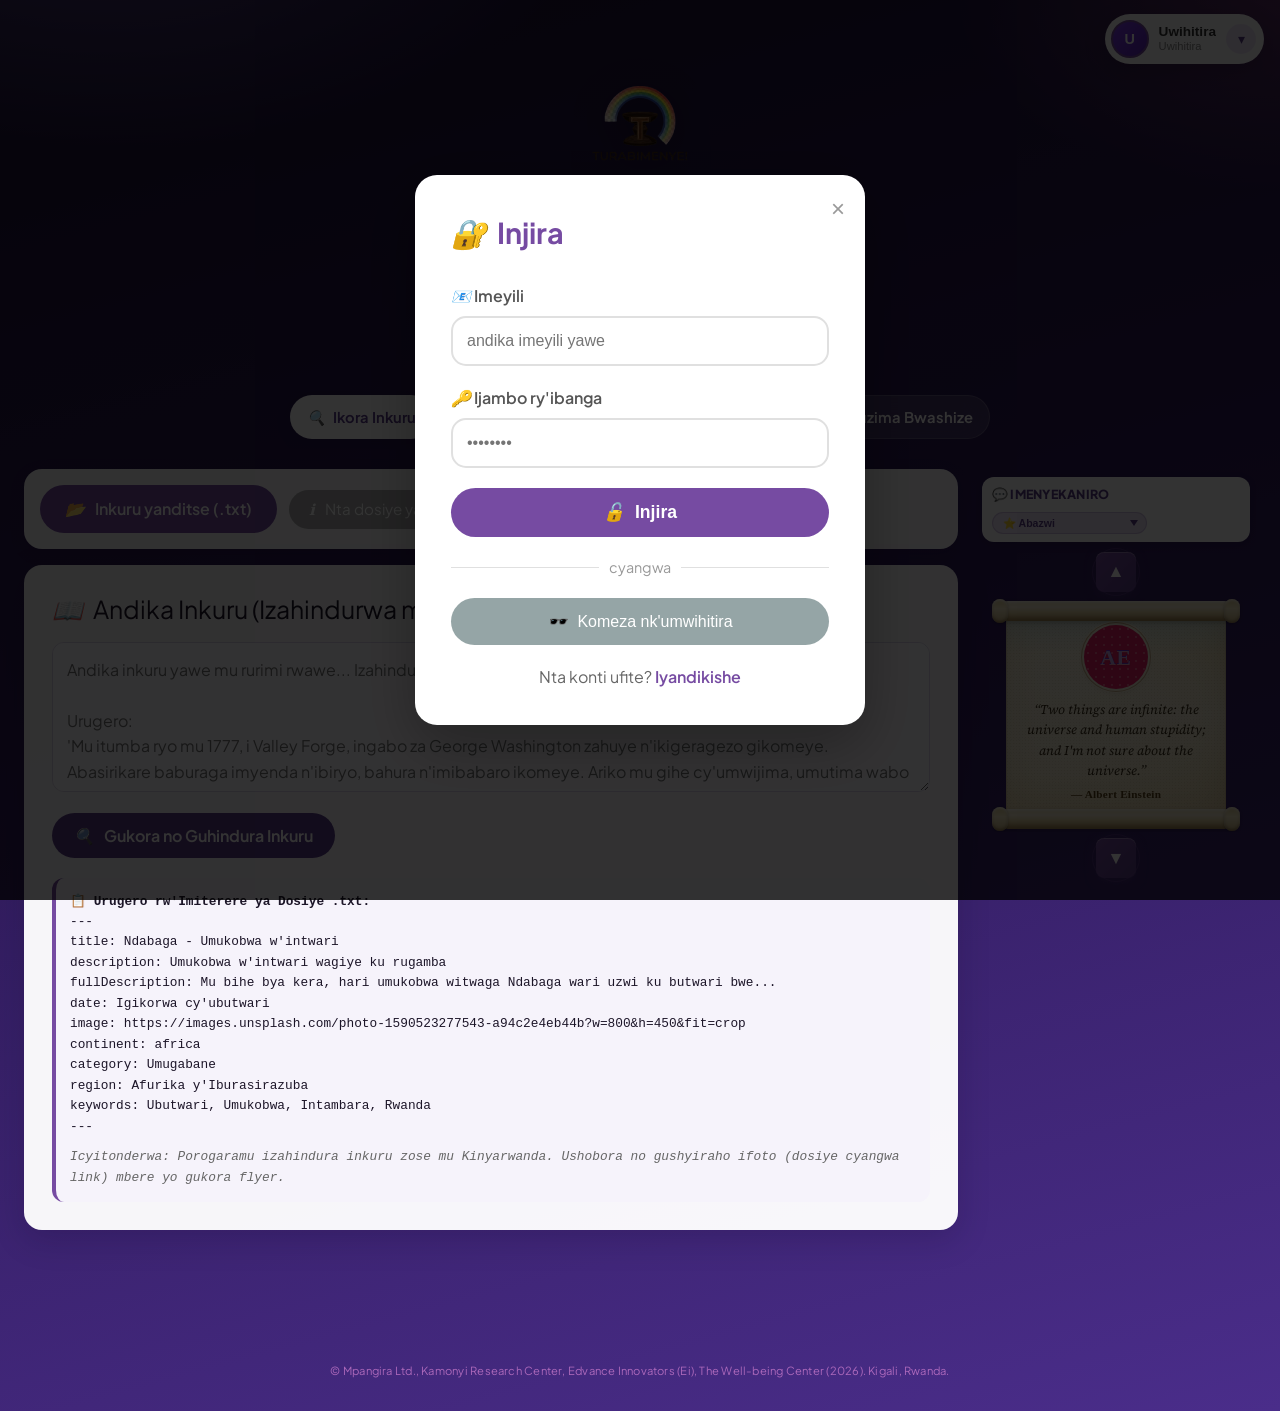
<file: index.html>
<!DOCTYPE html>
<html lang="rw">
<head>
    <meta charset="UTF-8">
    <meta name="viewport" content="width=device-width, initial-scale=1.0">
    <title>TURABIMENYE! - Amateka y'Intwari</title>
    <link rel="preconnect" href="https://fonts.googleapis.com">
    <link rel="preconnect" href="https://fonts.gstatic.com" crossorigin>
    <link href="https://fonts.googleapis.com/css2?family=Plus+Jakarta+Sans:wght@400;500;600;700;800&family=Source+Serif+4:ital,wght@0,600;1,500&display=swap" rel="stylesheet">
    <link rel="stylesheet" href="styles.css">
    <style>
        /* ==================== QUOTE SCROLL ==================== */
        .quote-roll {
            position: relative;
            top: auto;
            right: auto;
            width: 100%;
            max-height: none;
            z-index: 5;
            pointer-events: auto;
            display: flex;
            flex-direction: column;
            align-items: stretch;
            gap: 10px;
            padding: 10px;
            overflow: hidden;
            background: rgba(255,255,255,0.1);
            border: 1px solid rgba(255,255,255,0.14);
            border-radius: 18px;
            backdrop-filter: blur(10px);
            -webkit-backdrop-filter: blur(10px);
        }

        .quote-roll-header {
            display: flex;
            align-items: center;
            justify-content: space-between;
            gap: 8px;
            flex-wrap: wrap;
            background: #ffffff;
            border-radius: 12px;
            padding: 8px 10px;
            box-shadow: 0 3px 10px rgba(0,0,0,0.12);
            position: relative;
            z-index: 2;
            animation: none !important;
            transition: 10.5s ease !important;
        }

        .quote-roll-nav {
            display: grid;
            grid-template-columns: auto minmax(0, 1fr) auto;
            align-items: center;
            gap: 6px;
            min-width: 0;
        }

        .quote-roll-header h3 {
            font-size: 0.78rem;
            color: #5b3d8a;
            margin: 0;
            display: flex;
            align-items: center;
            gap: 5px;
            font-weight: 800;
            letter-spacing: 0.02em;
            text-transform: uppercase;
            animation: none !important;
            transition: none !important;
            text-shadow: none;
        }

        .quote-continent-select {
            appearance: none;
            -webkit-appearance: none;
            -moz-appearance: none;
            background: #ede4f7;
            color: #5b3d8a;
            font-size: 0.66rem;
            font-weight: 700;
            padding: 4px 22px 4px 10px;
            border-radius: 999px;
            border: 1px solid rgba(118, 75, 162, 0.25);
            cursor: pointer;
            white-space: nowrap;
            outline: none;
            background-image: url("data:image/svg+xml;utf8,<svg xmlns='http://www.w3.org/2000/svg' width='8' height='6' viewBox='0 0 8 6'><path fill='%235b3d8a' d='M0 0 L8 0 L4 6 Z'/></svg>");
            background-repeat: no-repeat;
            background-position: right 8px center;
            transition: background 0.2s ease, transform 0.15s ease;
        }
        .quote-continent-select:hover { background-color: #e4d7f2; }
        .quote-continent-select:focus { box-shadow: 0 0 0 2px rgba(118,75,162,0.35); }

        .quote-roll-arrow {
            align-self: center;
            width: 40px;
            height: 40px;
            border-radius: 20%;
            border: none;
            cursor: pointer;
            display: flex;
            align-items: center;
            justify-content: center;
            color: #ffffff;
            font-size: 1.1rem;
            background: linear-gradient(135deg, #764ba2 0%, #5b3d8a 100%);
            box-shadow: 0 4px 12px rgba(91, 61, 138, 0.35), inset 0 1px 0 rgba(255,255,255,0.3);
            transition: transform 0.4s ease, box-shadow 0.4s ease;
            position: relative;
        }
        .quote-roll-arrow:hover {
            transform: translateY(-2px) scale(1.05);
            box-shadow: 0 8px 20px rgba(91, 61, 138, 0.45), inset 0 1px 0 rgba(255,255,255,0.4);
        }
        .quote-roll-arrow:active { transform: translateY(0) scale(0.97); }
        .quote-roll-arrow::after {
            content: '';
            position: absolute;
            inset: -4px;
            border-radius: 50%;
            border: 1px solid rgba(118, 75, 162, 0.35);
            pointer-events: none;
        }
        .quote-roll-arrow--prev::before { content: '◀'; }
        .quote-roll-arrow--next::before { content: '▶'; }
        @media (min-width: 1100px) {
            .quote-roll-arrow--prev::before { content: '▲'; }
            .quote-roll-arrow--next::before { content: '▼'; }
        }

        .quote-roll-arrows {
            display: flex;
            justify-content: center;
            gap: 10px;
        }

        .quote-roll-list {
            display: flex;
            flex-direction: row;
            align-items: stretch;
            gap: 12px;
            padding: 3px 4px;
            overflow-x: auto;
            overflow-y: hidden;
            scroll-snap-type: x mandatory;
            -webkit-overflow-scrolling: touch;
        }

        .quote-roll-list .flyer {
            flex: 0 0 min(78%, 240px);
            scroll-snap-align: start;
        }

        .quote-roll-empty {
            text-align: center;
            color: #888;
            font-size: 0.78rem;
            padding: 20px 6px;
            font-style: italic;
        }

        /* ============ PARCHMENT SCROLL ============ */
        .flyer {
            --flyer-accent: #e91e63;
            position: relative;
            width: calc(100% - 24px);
            margin: 0 auto;
            padding: 6px 0;
            opacity: 0;
            transform: translateY(14px);
            animation: scrollUnroll 1.75s ease forwards;
        }

        .flyer:nth-child(1) { animation-delay: 0.10s; }
        .flyer:nth-child(2) { animation-delay: 0.25s; }
        .flyer:nth-child(3) { animation-delay: 0.40s; }
        .flyer:nth-child(4) { animation-delay: 0.55s; }
        .flyer:nth-child(5) { animation-delay: 0.70s; }
        .flyer:nth-child(6) { animation-delay: 0.85s; }

        @keyframes scrollUnroll {
            0%   { opacity: 0; transform: translateY(14px) scaleY(0.9); max-height: 0; }
            100% { opacity: 1; transform: translateY(0) scaleY(1);     max-height: 500px; }
        }
        .flyer--enter-down { animation: scrollInDown 0.5s ease forwards; }
        .flyer--enter-up   { animation: scrollInUp   0.5s ease forwards; }
        @keyframes scrollInDown {
            0%   { opacity: 0; transform: translateY(-20px); }
            100% { opacity: 1; transform: translateY(0);     }
        }
        @keyframes scrollInUp {
            0%   { opacity: 0; transform: translateY(20px); }
            100% { opacity: 1; transform: translateY(0);    }
        }

        .flyer__paper {
            position: relative;
            margin: 0 8px;
            padding: 16px 14px 18px;
            min-height: 150px;
            background:
                linear-gradient(180deg,
                    rgba(180, 220, 235, 0.55) 0%,
                    rgba(235, 240, 240, 0.0) 22%,
                    rgba(245, 238, 215, 1.0) 50%,
                    rgba(235, 225, 190, 0.0) 78%,
                    rgba(230, 210, 170, 0.55) 100%),
                radial-gradient(ellipse at 30% 40%, #fbf6e7 0%, #f3e9c8 65%, #e9dbb4 100%),
                radial-gradient(circle at 12% 82%, rgba(180, 140, 80, 0.22) 0%, transparent 22%),
                radial-gradient(circle at 88% 18%, rgba(180, 140, 80, 0.20) 0%, transparent 25%),
                radial-gradient(circle at 70% 92%, rgba(150, 120, 60, 0.16) 0%, transparent 30%),
                radial-gradient(circle at 25% 12%, rgba(200, 180, 130, 0.18) 0%, transparent 28%);
            box-shadow:
                inset 0 0 30px rgba(140, 105, 60, 0.20),
                inset 0 0 0 1px rgba(150, 110, 60, 0.18),
                0 2px 6px rgba(0, 0, 0, 0.15);
            clip-path: polygon(
                0 1.5%, 4% 0, 12% 1%, 22% 0, 34% 1.2%, 46% 0.2%, 58% 1%, 70% 0, 82% 1%, 92% 0.3%, 100% 1.4%,
                100% 98.6%, 92% 99.7%, 82% 99%, 70% 100%, 58% 99%, 46% 99.8%, 34% 98.8%, 22% 100%, 12% 99%, 4% 100%, 0 98.5%
            );
        }

        .flyer__paper::before {
            content: '';
            position: absolute;
            inset: 0;
            pointer-events: none;
            background-image:
                radial-gradient(rgba(120, 90, 45, 0.12) 0.6px, transparent 0.9px),
                radial-gradient(rgba(150, 180, 195, 0.12) 0.5px, transparent 0.8px),
                radial-gradient(rgba(200, 170, 110, 0.10) 0.7px, transparent 1px);
            background-size: 3px 3px, 7px 7px, 5px 5px;
            background-position: 0 0, 2px 3px, 1px 4px;
            opacity: 0.85;
            mix-blend-mode: multiply;
        }

        .flyer__roll {
            position: absolute;
            left: 0;
            right: 0;
            height: 20px;
            z-index: 3;
            background:
                linear-gradient(180deg,
                    #e8d9a8 0%,
                    #f4ead0 30%,
                    #e1d0a0 60%,
                    #b89f68 100%);
            border-radius: 999px;
            box-shadow:
                inset 0 2px 3px rgba(255, 255, 255, 0.75),
                inset 0 -3px 5px rgba(120, 84, 40, 0.45),
                0 2px 5px rgba(0, 0, 0, 0.20);
        }

        .flyer__roll--top    { top: 0; }
        .flyer__roll--bottom { bottom: 0; }

        .flyer__roll::before,
        .flyer__roll::after {
            content: '';
            position: absolute;
            top: -2px;
            width: 16px;
            height: 24px;
            border-radius: 999px;
            background:
                linear-gradient(180deg,
                    #d9c791 0%,
                    #f0e5c0 40%,
                    #c9b482 100%);
            box-shadow:
                inset 0 2px 2px rgba(255,255,255,0.6),
                inset 0 -2px 3px rgba(80, 55, 20, 0.45),
                0 1px 3px rgba(0,0,0,0.25);
            z-index: 4;
        }
        .flyer__roll::before { left: -6px; }
        .flyer__roll::after  { right: -6px; }

        .flyer__portrait {
            position: relative;
            width: 64px;
            height: 64px;
            margin: 2px auto 10px;
            border-radius: 50%;
            background: var(--flyer-accent);
            background-image: radial-gradient(rgba(255,255,255,0.28) 1.2px, transparent 1.3px);
            background-size: 8px 8px;
            display: flex;
            align-items: center;
            justify-content: center;
            overflow: hidden;
            box-shadow:
                0 0 0 2px #f6efd8,
                0 0 0 3px rgba(150, 110, 60, 0.5),
                0 0 0 4px #f6efd8,
                0 2px 6px rgba(0, 0, 0, 0.20);
            z-index: 2;
        }
        .flyer__portrait img {
            width: 100%;
            height: 100%;
            object-fit: cover;
            display: block;
            filter: sepia(0.22) contrast(1.02) saturate(0.9);
        }
        .flyer__portrait .flyer__initials {
            font-family: 'Georgia', serif;
            font-size: 1.35rem;
            font-weight: 800;
            letter-spacing: 0.04em;
            background: linear-gradient(135deg, #7c3aed 0%, #5b21b8 100%);
            -webkit-background-clip: text;
            background-clip: text;
            -webkit-text-fill-color: transparent;
            color: #5b21b8;
            text-shadow: 0 1px 0 rgba(255,255,255,0.6);
            filter: drop-shadow(0 1px 1px rgba(0,0,0,0.15));
        }

        .flyer__quote {
            font-family: 'Source Serif 4', Georgia, 'Times New Roman', serif;
            font-style: italic;
            color: #3b2f1a;
            font-size: 0.82rem;
            line-height: 1.55;
            margin: 0;
            padding: 0 4px 6px;
            text-align: center;
        }

        .flyer__author {
            display: block;
            font-family: 'Georgia', serif;
            font-size: 0.7rem;
            color: #5a4318;
            font-weight: 700;
            padding: 0 4px 2px;
            text-align: center;
            letter-spacing: 0.02em;
        }

        .flyer__role {
            display: block;
            font-family: 'Georgia', serif;
            font-size: 0.6rem;
            color: #8a6f3c;
            font-style: italic;
            padding: 0 4px 4px;
            text-align: center;
        }

        .flyer--loading .flyer__quote {
            opacity: 0.55;
            font-style: normal;
        }

        @media (min-width: 1100px) {
            .quote-roll {
                padding: 8px 6px 12px;
                background: transparent;
                border: none;
                backdrop-filter: none;
            }
            .quote-roll-list {
                flex-direction: column;
                overflow: hidden;
                gap: 18px;
            }
            .quote-roll-list .flyer {
                flex: none;
                width: calc(100% - 24px);
            }
            .quote-roll-nav {
                display: flex;
                flex-direction: column;
            }
        }

        @media (max-width: 1099px) {
            .quote-roll-arrow { width: 36px; height: 36px; }
            .flyer__portrait { width: 56px; height: 56px; }
        }

        /* ==================== LOGIN MODAL STYLES ==================== */
        .login-modal-overlay {
            position: fixed;
            top: 0; left: 0;
            width: 100%; height: 100%;
            background: rgba(0, 0, 0, 0.8);
            display: flex;
            justify-content: center;
            align-items: center;
            z-index: 9999;
            animation: fadeIn 0.03s ease;
        }
        .login-modal {
            background: white;
            border-radius: 22px;
            padding: clamp(20px, 5vw, 36px);
            max-width: 450px;
            width: min(450px, calc(100% - 24px));
            max-height: 90vh;
            overflow-y: auto;
            box-shadow: 0 20px 60px rgba(0,0,0,0.3);
            animation: slideUp 0.4s ease;
            position: relative;
        }
        .login-modal .close-btn {
            position: absolute;
            top: 20px; right: 20px;
            background: none; border: none;
            font-size: 1.5rem; cursor: pointer;
            color: #999; transition: all 0.3s ease;
        }
        .login-modal .close-btn:hover { color: #e74c3c; transform: scale(1.1); }
        .login-modal h2 {
            color: #764ba2; margin-bottom: 30px;
            display: flex; align-items: center;
            gap: 10px; font-size: 1.8rem;
        }
        .login-modal .form-group { margin-bottom: 20px; }
        .login-modal .form-group label {
            display: block; margin-bottom: 8px;
            color: #555; font-weight: 600;
        }
        .login-modal .form-group input {
            width: 100%; padding: 14px;
            border: 2px solid #e0e0e0;
            border-radius: 15px;
            font-size: 1rem;
            transition: all 0.3s ease;
        }
        .login-modal .form-group input:focus {
            outline: none; border-color: #764ba2;
            box-shadow: 0 0 0 3px rgba(118, 75, 162, 0.1);
        }
        .login-modal .login-btn {
            width: 100%; padding: 14px;
            background: #764ba2; color: white;
            border: none; border-radius: 50px;
            font-size: 1.1rem; font-weight: 600;
            cursor: pointer; transition: all 0.3s ease;
            display: flex; align-items: center;
            justify-content: center; gap: 10px;
            margin-bottom: 15px;
        }
        .login-modal .login-btn:hover { background: #667eea; transform: scale(1.02); }
        .login-modal .anonymous-btn {
            width: 100%; padding: 14px;
            background: #95a5a6; color: white;
            border: none; border-radius: 50px;
            font-size: 1rem; cursor: pointer;
            transition: all 0.3s ease;
            display: flex; align-items: center;
            justify-content: center; gap: 10px;
        }
        .login-modal .anonymous-btn:hover { background: #7f8c8d; transform: scale(1.02); }
        .login-modal .toggle-form {
            text-align: center; margin-top: 20px; color: #666;
        }
        .login-modal .toggle-form a {
            color: #764ba2; text-decoration: none;
            font-weight: 600; cursor: pointer;
        }
        .login-modal .toggle-form a:hover { text-decoration: underline; }
        .login-modal .divider {
            display: flex; align-items: center;
            text-align: center; margin: 20px 0;
        }
        .login-modal .divider::before,
        .login-modal .divider::after {
            content: ''; flex: 1;
            border-bottom: 1px solid #e0e0e0;
        }
        .login-modal .divider span {
            padding: 0 10px; color: #999; font-size: 0.9rem;
        }
        @keyframes fadeIn { from { opacity: 0; } to { opacity: 1; } }
        @keyframes slideUp {
            from { transform: translateY(50px); opacity: 0; }
            to   { transform: translateY(0);    opacity: 1; }
        }

        /* ==================== RWANDAN PROVERB WIDGET ==================== */
        .proverb-widget-wrap {
            display: flex; justify-content: center;
            width: 100%; margin: 12px auto 4px;
        }
        .proverb-widget {
            width: min(520px, 94%);
            background: transparent; box-shadow: none;
            border: none; text-align: center;
        }
        .proverb-kinyarwanda {
            font-size: 1rem; font-weight: 600;
            color: rgba(255, 255, 255, 0.96);
            font-style: italic; line-height: 1.5;
            font-family: 'Georgia', serif;
            text-shadow: 0 1px 4px rgba(0, 0, 0, 0.35);
            margin-bottom: 10px;
            transition: color 0.9s ease, text-shadow 0.9s ease;
            --proverb-anim-duration: 4s;
            padding: 0 8px;
        }
        .proverb-anim-glow { animation: proverbGlow var(--proverb-anim-duration) ease-in-out infinite; }
        .proverb-anim-float { animation: proverbFloat var(--proverb-anim-duration) ease-in-out infinite; }
        .proverb-anim-pulse { animation: proverbPulse var(--proverb-anim-duration) ease-in-out infinite; }
        .proverb-anim-breathe { animation: proverbBreathe var(--proverb-anim-duration) ease-in-out infinite; }
        .proverb-anim-wave { animation: proverbWave var(--proverb-anim-duration) ease-in-out infinite; }
        .proverb-anim-drift { animation: proverbDrift var(--proverb-anim-duration) ease-in-out infinite; }
        .proverb-anim-shimmer { animation: proverbShimmer var(--proverb-anim-duration) ease-in-out infinite; }
        @keyframes proverbGlow {
            0%, 100% { filter: brightness(1); transform: scale(1); }
            50% { filter: brightness(1.2); transform: scale(1.02); }
        }
        @keyframes proverbFloat {
            0%, 100% { transform: translateY(0); }
            50% { transform: translateY(-5px); }
        }
        @keyframes proverbPulse {
            0%, 100% { opacity: 1; }
            50% { opacity: 0.72; }
        }
        @keyframes proverbBreathe {
            0%, 100% { transform: scale(1); letter-spacing: 0; }
            50% { transform: scale(1.035); letter-spacing: 0.04em; }
        }
        @keyframes proverbWave {
            0%, 100% { transform: translateX(0) rotate(0deg); }
            25% { transform: translateX(4px) rotate(0.4deg); }
            75% { transform: translateX(-4px) rotate(-0.4deg); }
        }
        @keyframes proverbDrift {
            0%, 100% { transform: translate(0, 0); }
            33% { transform: translate(3px, -3px); }
            66% { transform: translate(-3px, 2px); }
        }
        @keyframes proverbShimmer {
            0%, 100% { filter: brightness(1) saturate(1); }
            50% { filter: brightness(1.25) saturate(1.35); }
        }
        .proverb-actions {
            display: flex; justify-content: center;
            align-items: center; gap: 10px; flex-wrap: wrap;
        }
        .proverb-lang-btn, .proverb-refresh {
            background: transparent;
            border: 1px solid rgba(255, 255, 255, 0.55);
            color: rgba(255, 255, 255, 0.95);
            border-radius: 20px; padding: 6px 14px;
            font-size: 0.78rem; cursor: pointer;
            transition: all 0.2s ease;
        }
        .proverb-refresh {
            width: 32px; height: 32px; padding: 0;
            border-radius: 50%;
            display: inline-flex; align-items: center;
            justify-content: center;
        }
        .proverb-lang-btn:hover, .proverb-refresh:hover {
            background: rgba(255, 255, 255, 0.12);
            transform: translateY(-1px);
        }
        .proverb-refresh:hover { transform: rotate(180deg); }
        .proverb-trans-overlay {
            position: fixed; inset: 0;
            background: rgba(15, 20, 35, 0.55);
            backdrop-filter: blur(4px);
            -webkit-backdrop-filter: blur(4px);
            display: flex; align-items: center;
            justify-content: center;
            z-index: 10050; padding: 20px;
            animation: fadeIn 0.2s ease;
        }
        .proverb-trans-modal {
            background: rgba(255, 255, 255, 0.88);
            border-radius: 18px; padding: 22px 24px;
            max-width: 480px; width: 100%;
            max-height: 70vh; overflow-y: auto;
            box-shadow: 0 16px 40px rgba(0, 0, 0, 0.25);
            position: relative; text-align: left;
        }
        .proverb-trans-close {
            position: absolute; top: 10px; right: 12px;
            background: none; border: none;
            font-size: 1.5rem; line-height: 1;
            cursor: pointer; color: #666;
        }
        .proverb-trans-close:hover { color: #e74c3c; }
        .proverb-trans-loading {
            color: #555; font-size: 0.9rem;
            text-align: center; padding: 12px 0;
        }
        .proverb-trans-modal .loading-spinner {
            border-color: #764ba2; border-top-color: transparent;
        }
        .proverb-lang-line {
            margin-bottom: 12px; padding-bottom: 10px;
            border-bottom: 1px solid rgba(0, 0, 0, 0.08);
        }
        .proverb-lang-line:last-child {
            border-bottom: none; margin-bottom: 0;
        }
        .proverb-lang-name {
            display: block; font-size: 0.72rem;
            font-weight: 700; color: #764ba2;
            text-transform: uppercase;
            letter-spacing: 0.04em; margin-bottom: 4px;
        }
        .proverb-lang-text {
            display: block; font-size: 0.9rem;
            color: #222; font-style: italic;
            line-height: 1.45;
        }
        .loading-spinner {
            display: inline-block;
            width: 16px; height: 16px;
            border: 2px solid rgba(255,255,255,0.7);
            border-top-color: transparent;
            border-radius: 50%;
            animation: spin 0.6s linear infinite;
            margin-right: 8px;
        }
        @keyframes spin { to { transform: rotate(360deg); } }
        .proverb-error { color: #e74c3c !important; }
        @media (max-width: 550px) {
            .proverb-widget { width: min(340px, 96%); }
            .proverb-kinyarwanda { font-size: 0.8rem; }
        }

        /* ==================== USER STATUS ==================== */
        .user-status {
            position: absolute;
            top: 20px; right: 20px;
            background: white;
            padding: 10px 20px;
            border-radius: 50px;
            box-shadow: 0 5px 15px rgba(0,0,0,0.1);
            display: flex; align-items: center;
            gap: 15px; z-index: 100;
        }
        .user-badge {
            padding: 5px 15px; border-radius: 30px;
            font-size: 0.9rem; font-weight: 600;
        }
        .user-badge.anonymous { background: #95a5a6; color: white; }
        .user-badge.registered { background: #2ecc71; color: white; }
        .user-status button {
            background: #764ba2; color: white;
            border: none; padding: 8px 20px;
            border-radius: 30px; cursor: pointer;
            font-size: 0.9rem; transition: all 0.3s ease;
        }
        .user-status button:hover { background: #667eea; transform: scale(1.05); }

        /* ==================== OTHER STYLES ==================== */
        .filter-section { display: flex; gap: 8px; flex-wrap: wrap; align-items: center; }
        .filter-dropdown-btn {
            padding: 6px 12px; font-size: 0.8rem;
            background: #764ba2; color: white;
            border: none; border-radius: 20px;
            cursor: pointer; display: flex;
            align-items: center; gap: 5px;
        }
        .clear-filter {
            padding: 6px 14px; font-size: 0.8rem;
            background: #e74c3c; color: white;
            border: none; border-radius: 20px;
            cursor: pointer;
        }
        .interaction-bar {
            display: flex; gap: 8px;
            flex-wrap: wrap; margin: 12px 0;
        }
        .interaction-btn {
            background: #34495e; color: white;
            border: none; padding: 8px 16px;
            border-radius: 30px; cursor: pointer;
            display: inline-flex; align-items: center;
            gap: 6px; font-size: 0.85rem;
            transition: all 0.2s ease;
        }
        .interaction-btn:hover { transform: scale(1.02); }
        .interaction-btn.liked { background: #e74c3c; color: white; }
        .interaction-btn.knew-active { background: #2ecc71; color: white; }
        .interaction-btn.didntknow-active { background: #e67e22; color: white; }
        .interaction-btn.disabled { opacity: 0.7; cursor: not-allowed; }
        .btn-label { font-size: 0.75rem; }
        .session-badge {
            background: rgba(255,255,255,0.3);
            border-radius: 50%;
            width: 18px; height: 18px;
            display: inline-flex; align-items: center;
            justify-content: center; font-size: 0.7rem;
        }
        .flyer-number-tag { font-size: 1rem; }
        .flyer-card { background: transparent; }
        .flyer-image {
            height: 180px; background-size: cover;
            background-position: center; position: relative;
        }
        .continent-badge {
            position: absolute; bottom: 10px; left: 10px;
            background: rgba(0,0,0,0.7);
            padding: 4px 12px; border-radius: 40px;
            color: white; font-size: 0.75rem;
            backdrop-filter: blur(4px);
        }
        .flyer-content { padding: 15px; }
        .flyer-title {
            font-size: 1.1rem; margin-bottom: 10px;
            padding-right: 35px;
        }
        .flyer-metadata {
            display: flex; gap: 15px;
            font-size: 0.75rem; color: #666;
            margin: 10px 0;
        }
        .comments-section {
            margin-top: 12px;
            border-top: 1px solid #eee;
            padding-top: 10px;
        }
        .comment-input { display: flex; gap: 8px; }
        .comment-input input {
            flex: 1; padding: 8px 12px;
            border-radius: 25px; border: 1px solid #ddd;
            font-size: 0.85rem;
        }
        .comment-input button {
            background: #764ba2; color: white;
            border: none; padding: 8px 18px;
            border-radius: 25px; cursor: pointer;
        }
        .comment-list {
            margin-top: 10px; max-height: 150px;
            overflow-y: auto;
        }
        .comment-item {
            padding: 6px 0;
            border-bottom: 1px solid #f0f0f0;
            font-size: 0.8rem;
        }
        .comment-author { font-weight: bold; color: #764ba2; }
        .comment-time { font-size: 0.65rem; color: #999; margin-top: 2px; }
        .read-more-hint {
            color: #999; font-size: 0.7rem;
            margin-top: 5px; text-align: center;
        }
        .search-box input {
            width: 100%; padding: 12px 16px;
            border-radius: 14px;
            border: 2px solid #e0e0e0;
            font-size: 1rem;
        }
        .no-results {
            text-align: center; padding: 50px;
            color: #666; font-size: 1.1rem;
        }
        .numerology-nav-btn {
            background: #2ecc71 !important;
            color: #fff !important;
            text-decoration: none;
            padding: 8px 16px; border-radius: 30px;
            font-size: 0.85rem; font-weight: 600;
            display: none; white-space: nowrap;
        }
        .numerology-nav-btn:hover {
            background: #27ae60 !important;
            transform: scale(1.05);
        }
    </style>
</head>
<body>
    <div class="app-container">
        <header class="site-brand">
            <div class="site-logo" id="siteLogo" aria-hidden="true">
                <img src="logo.png" alt="TURABIMENYE logo">
            </div>
            <div class="app-header">
                <h1>TURABIMENYE!</h1>
                <p>Shakisha Amateka ukoresheje utuzingo</p>
                <div class="proverb-widget-wrap">
                    <div class="proverb-widget" id="proverbWidget">
                        <div class="proverb-kinyarwanda" id="dailyProverb">
                            <span class="loading-spinner"></span> Itegura...
                        </div>
                        <div class="proverb-actions">
                            <button type="button" class="proverb-lang-btn" onclick="toggleProverbTranslations(event)">🌍 Soma mu zindi ndimi</button>
                            <button type="button" class="proverb-refresh" onclick="refreshProverb(event)" title="Shaka undi mugani">🔄</button>
                        </div>
                    </div>
                </div>
            </div>
        </header>

        <!-- Proverb translations popup -->
        <div id="proverbTransOverlay" class="proverb-trans-overlay" style="display: none;" onclick="hideProverbTranslations(event)">
            <div class="proverb-trans-modal" onclick="event.stopPropagation()">
                <button type="button" class="proverb-trans-close" onclick="hideProverbTranslations(event)" aria-label="Gufunga">&times;</button>
                <div id="proverbTranslations"></div>
            </div>
        </div>

        <!-- Login Modal (starts hidden) -->
        <div id="loginModal" class="login-modal-overlay" style="display: none;">
            <div class="login-modal">
                <button class="close-btn" onclick="hideLoginModal()">&times;</button>

                <h2 id="modalTitle"><i>🔐</i> Injira</h2>

                <div id="loginForm">
                    <div class="form-group">
                        <label><i>📧</i> Imeyili</label>
                        <input type="email" id="loginEmail" placeholder="andika imeyili yawe">
                    </div>
                    <div class="form-group">
                        <label><i>🔑</i> Ijambo ry'ibanga</label>
                        <input type="password" id="loginPassword" placeholder="••••••••">
                    </div>
                    <button class="login-btn" onclick="handleLogin()">
                        <i>🔓</i> Injira
                    </button>

                    <div class="divider"><span>cyangwa</span></div>

                    <button class="anonymous-btn" onclick="continueAsAnonymous()">
                        <i>🕶️</i> Komeza nk'umwihitira
                    </button>

                    <p class="toggle-form">
                        Nta konti ufite?
                        <a onclick="showRegisterForm()">Iyandikishe</a>
                    </p>
                </div>

                <div id="registerForm" style="display: none;">
                    <div class="form-group">
                        <label><i>👤</i> Izina</label>
                        <input type="text" id="regName" placeholder="andika izina ryawe">
                    </div>
                    <div class="form-group">
                        <label><i>📧</i> Imeyili</label>
                        <input type="email" id="regEmail" placeholder="andika imeyili yawe">
                    </div>
                    <div class="form-group">
                        <label><i>🔑</i> Ijambo ry'ibanga</label>
                        <input type="password" id="regPassword" placeholder="hanga ijambo ry'ibanga">
                    </div>
                    <button class="login-btn" onclick="handleRegister()">
                        <i>📝</i> Iyandikishe
                    </button>

                    <div class="divider"><span>cyangwa</span></div>

                    <button class="anonymous-btn" onclick="continueAsAnonymous()">
                        <i>🕶️</i> Komeza nk'umwihitira
                    </button>

                    <p class="toggle-form">
                        Ufite konti?
                        <a onclick="showLoginForm()">Injira</a>
                    </p>
                </div>
            </div>
        </div>

        <!-- Navigation Tabs -->
        <div class="nav-tabs">
            <button class="nav-tab active" onclick="showTab('generator')" id="tabGenerator">
                <i>🔍</i> Ikora Inkuru
            </button>
            <button class="nav-tab" onclick="showTab('collection')" id="tabCollection">
                <i>📚</i> Ibyakusanyirijwe
                <span class="count-badge" id="collectionCount">0</span>
            </button>
            <a class="nav-tab nav-tab-link" href="numerology.html" id="tabNumerology">
                <i>🔢</i> Ibarurizo
            </a>
            <a class="nav-tab nav-tab-link" href="past-lives.html" id="tabPastLives">
                <i>✨</i> Ubuzima Bwashize
            </a>
        </div>

        <div class="home-layout">
        <div class="home-main">
        <!-- ===== GENERATOR TAB (first page) ===== -->
        <div id="generatorTab">
            <div class="file-upload-section">
                <label for="fileInput" class="file-upload-label">
                    <i>📂</i> Inkuru yanditse (.txt)
                </label>
                <input type="file" id="fileInput" accept=".txt" onchange="handleFileUpload(event)">
                <div class="file-info" id="fileInfo">
                    <i>ℹ️</i> Nta dosiye yatoranyijwe
                </div>
            </div>

            <div class="parser-section">
                <div class="parser-title">
                    <i>📖</i>
                    <span>Andika Inkuru (Izahindurwa mu Kinyarwanda)</span>
                </div>

                <div class="text-input-area">
                    <textarea id="historicalText" placeholder="Andika inkuru yawe mu rurimi rwawe... Izahindurwa mu Kinyarwanda iyo ukanditse.

Urugero:
'Mu itumba ryo mu 1777, i Valley Forge, ingabo za George Washington zahuye n'ikigeragezo gikomeye. Abasirikare baburaga imyenda n'ibiryo, bahura n'imibabaro ikomeye. Ariko mu gihe cy'umwijima, umutima wabo ntiwacogora.'"></textarea>
                </div>

                <div class="extraction-options">
                    <button class="extract-btn" onclick="extractStories()" id="extractBtn">
                        <i>🔍</i> Gukora no Guhindura Inkuru
                    </button>
                </div>

                <div id="storyPreview" class="story-preview" style="display: none;"></div>

                <div class="format-example">
                    <strong>📋 Urugero rw'Imiterere ya Dosiye .txt:</strong><br>
                    ---<br>
                    title: Ndabaga - Umukobwa w'intwari<br>
                    description: Umukobwa w'intwari wagiye ku rugamba<br>
                    fullDescription: Mu bihe bya kera, hari umukobwa witwaga Ndabaga wari uzwi ku butwari bwe...<br>
                    date: Igikorwa cy'ubutwari<br>
                    image: https://images.unsplash.com/photo-1590523277543-a94c2e4eb44b?w=800&amp;h=450&amp;fit=crop<br>
                    continent: africa<br>
                    category: Umugabane<br>
                    region: Afurika y'Iburasirazuba<br>
                    keywords: Ubutwari, Umukobwa, Intambara, Rwanda<br>
                    ---
                    <p style="margin-top:10px; color:#666;"><i>Icyitonderwa: Porogaramu izahindura inkuru zose mu Kinyarwanda. Ushobora no gushyiraho ifoto (dosiye cyangwa link) mbere yo gukora flyer.</i></p>
                </div>
            </div>
        </div>

        <!-- Collection Tab — no quote-roll here, only flyers -->
        <div id="collectionTab" style="display: none;">
            <div class="controls">
                <div class="search-box">
                    <input type="text" id="searchInput" placeholder="Shakisha utuzingo...">
                </div>

                <div class="filter-section">
                    <div class="filter-dropdown">
                        <button class="filter-dropdown-btn" id="continentFilterBtn">
                            <span><i>🌍</i> <span id="selectedContinent">Imigabane Yose</span></span>
                            <i>▼</i>
                        </button>
                        <div class="filter-dropdown-content">
                            <div class="filter-option active" data-continent="all" onclick="filterByContinent('all')"><i>🌍</i> Imigabane Yose</div>
                            <div class="filter-option" data-continent="africa" onclick="filterByContinent('africa')"><i>🌍</i> Afurika</div>
                            <div class="filter-option" data-continent="asia" onclick="filterByContinent('asia')"><i>🌏</i> Aziya</div>
                            <div class="filter-option" data-continent="europe" onclick="filterByContinent('europe')"><i>🌍</i> Uburayi</div>
                            <div class="filter-option" data-continent="north-america" onclick="filterByContinent('north-america')"><i>🌎</i> Amerika ya Ruguru</div>
                            <div class="filter-option" data-continent="south-america" onclick="filterByContinent('south-america')"><i>🌎</i> Amerika y'Epfo</div>
                            <div class="filter-option" data-continent="australia" onclick="filterByContinent('australia')"><i>🌏</i> Ositariya/Oceania</div>
                            <div class="filter-option" data-continent="antarctica" onclick="filterByContinent('antarctica')"><i>❄️</i> Antaragitika</div>
                            <div class="filter-option" data-continent="cosmic" onclick="filterByContinent('cosmic')"><i>🚀</i> Ikirere</div>
                            <div class="filter-option" data-continent="worldwide" onclick="filterByContinent('worldwide')"><i>🌐</i> Isi Yose</div>
                        </div>
                    </div>

                    <div class="filter-dropdown">
                        <button class="filter-dropdown-btn" id="categoryFilterBtn">
                            <span><i>📌</i> <span id="selectedCategory">Ibyiciro Byose</span></span>
                            <i>▼</i>
                        </button>
                        <div class="filter-dropdown-content">
                            <div class="filter-option active" data-category="all" onclick="filterByCategory('all')"><i>📌</i> Ibyiciro Byose</div>
                            <div class="filter-option" data-category="worldwide" onclick="filterByCategory('worldwide')"><i>🌐</i> Isi Yose</div>
                            <div class="filter-option" data-category="cosmic" onclick="filterByCategory('cosmic')"><i>🚀</i> Inkuru z'Ikirere</div>
                            <div class="filter-option" data-category="continental" onclick="filterByCategory('continental')"><i>🌍</i> Umugabane</div>
                        </div>
                    </div>

                    <div class="filter-dropdown">
                        <button class="filter-dropdown-btn">
                            <span><i>🔄</i> <span id="selectedSort">Ibiheruka</span></span>
                            <i>▼</i>
                        </button>
                        <div class="filter-dropdown-content">
                            <div class="filter-option active" data-sort="newest" onclick="sortBy('newest')"><i>🆕</i> Ibiheruka</div>
                            <div class="filter-option" data-sort="oldest" onclick="sortBy('oldest')"><i>📅</i> Ibya Kera</div>
                            <div class="filter-option" data-sort="most-liked" onclick="sortBy('most-liked')"><i>❤️</i> Byakunzwe Cyane</div>
                            <div class="filter-option" data-sort="most-commented" onclick="sortBy('most-commented')"><i>💬</i> Byasuwe Cyane</div>
                        </div>
                    </div>
                </div>
            </div>

            <div id="activeFilters" style="display: none; margin-bottom: 15px;"></div>

            <div id="flyersGrid" class="flyers-grid"></div>
        </div>
        </div>

        <aside class="quote-roll" id="quoteRoll" aria-label="Prominent figures quotes">
            <div class="quote-roll-header">
                <h3>💬 Imenyekaniro</h3>
                <select id="quoteContinentSelect"
        class="quote-continent-select"
        aria-label="Hitamo itsinda"
        onchange="onQuoteCategoryChange(this.value)">
    <optgroup label="🌍 Afurika">
        <option value="africa-indigenous">🏺 Abasangwabutaka</option>
        <option value="africa-kings">👑 Abami</option>
        <option value="africa-warriors">⚔️ Intwari</option>
        <option value="africa-heroes">🦸 Abarwanyi</option>
        <option value="africa-wisemen">📜 Abanyabwenge</option>
    </optgroup>
    <optgroup label="🌐 Isi Yose">
        <option value="worldwide-famous" selected>⭐ Abazwi</option>
        <option value="worldwide-continental">🗺️ Abo ku migabane</option>
        <option value="worldwide-popular">🔥 Abakunzwe</option>
        <option value="worldwide-unpopular">❄️ Abatarakundwa</option>
        <option value="worldwide-trending">📈 Abari ku isonga</option>
    </optgroup>
</select>
            </div>

            <div class="quote-roll-nav">
                <button type="button"
                        class="quote-roll-arrow quote-roll-arrow--prev"
                        id="quoteRollPrev"
                        aria-label="Amagambo yabanjirije"
                        onclick="quoteRollPrev()"></button>

                <div class="quote-roll-list" id="quoteRollList"></div>

                <button type="button"
                        class="quote-roll-arrow quote-roll-arrow--next"
                        id="quoteRollNext"
                        aria-label="Amagambo akurikira"
                        onclick="quoteRollNext()"></button>
            </div>
        </aside>
        </div>
    </div>

    <script src="script.js"></script>
    <script src="account-bar.js"></script>
    <script>
        document.addEventListener('DOMContentLoaded', () => {
          if (window.location.hash === '#collection' && typeof showTab === 'function') {
            showTab('collection');
          }
        });
      </script>

    <footer class="site-copyright">
        © Mpangira Ltd., Kamonyi Research Center, Edvance Innovators (Ei), The Well-being Center (2026). Kigali, Rwanda.
    </footer>
</body>
</html>
</file>
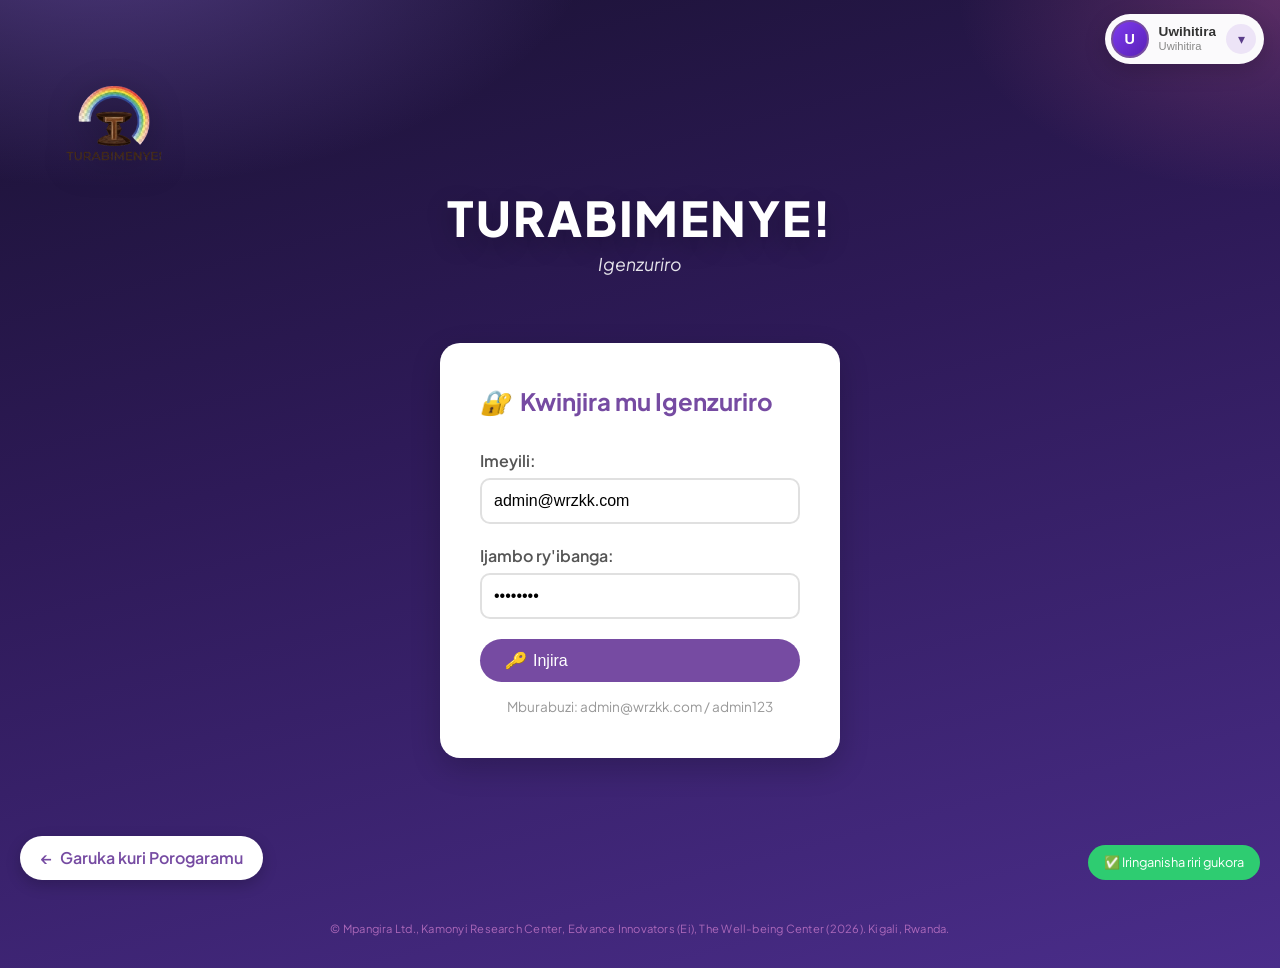
<file: manager.html>
<!DOCTYPE html>
<html lang="rw">
<head>
    <meta charset="UTF-8">
    <meta name="viewport" content="width=device-width, initial-scale=1.0">
    <title>TURABIMENYE! - Manager Dashboard</title>
    <link rel="preconnect" href="https://fonts.googleapis.com">
    <link rel="preconnect" href="https://fonts.gstatic.com" crossorigin>
    <link href="https://fonts.googleapis.com/css2?family=Plus+Jakarta+Sans:wght@400;500;600;700;800&display=swap" rel="stylesheet">
    <link rel="stylesheet" href="styles.css">
    <style>
        .site-logo img { width: 100%; }

        /* ==================== MANAGER DASHBOARD STYLES ==================== */
        .manager-section {
            max-width: 400px;
            margin: 50px auto;
        }

        .manager-card {
            background: rgb(255, 255, 255);
            border-radius: 20px;
            padding: 40px;
            box-shadow: 0 10px 30px rgba(0,0,0,0.2);
        }

        .manager-card h2 {
            color: #764ba2;
            margin-bottom: 30px;
            display: flex;
            align-items: center;
            gap: 10px;
        }

        .form-group {
            margin-bottom: 20px;
        }

        .form-group label {
            display: block;
            margin-bottom: 5px;
            color: #555;
            font-weight: 600;
        }

        .form-group input,
        .form-group select,
        .form-group textarea {
            width: 100%;
            padding: 12px;
            border: 2px solid #e0e0e0;
            border-radius: 10px;
            font-size: 1rem;
            transition: all 0.3s ease;
        }

        .form-group input:focus,
        .form-group select:focus,
        .form-group textarea:focus {
            outline: none;
            border-color: #764ba2;
        }

        .manager-btn {
            padding: 12px 25px;
            border: none;
            border-radius: 25px;
            font-size: 1rem;
            cursor: pointer;
            transition: all 0.3s ease;
            display: inline-flex;
            align-items: center;
            gap: 8px;
        }

        .manager-btn.primary {
            background: #764ba2;
            color: white;
        }

        .manager-btn.primary:hover {
            background: #667eea;
            transform: scale(1.05);
        }

        .manager-btn.danger {
            background: #bf6c13;
            color: white;
        }

        .manager-btn.success {
            background: #2ecc71;
            color: white;
        }

        .hint {
            color: #999;
            font-size: 0.85rem;
            margin-top: 15px;
            text-align: center;
        }

        .stats-grid {
            display: grid;
            grid-template-columns: repeat(auto-fit, minmax(200px, 1fr));
            gap: 20px;
            margin-bottom: 30px;
        }

        .stat-card {
            background: white;
            border-radius: 15px;
            padding: 25px;
            text-align: center;
            box-shadow: 0 5px 15px rgba(0,0,0,0.1);
        }

        .stat-card i {
            font-size: 2.5rem;
            color: #764ba2;
            margin-bottom: 10px;
        }

        .stat-value {
            font-size: 2rem;
            font-weight: 700;
            color: #333;
        }

        .stat-label {
            color: #666;
            margin-top: 5px;
        }

        .manager-tabs {
            display: flex;
            gap: 8px;
            margin-bottom: 24px;
            background: white;
            padding: 8px;
            border-radius: 18px;
            box-shadow: 0 5px 15px rgba(0,0,0,0.1);
            flex-wrap: wrap;
        }

        .manager-tab {
            padding: 10px 14px;
            border: none;
            border-radius: 12px;
            background: transparent;
            color: #666;
            cursor: pointer;
            transition: all 0.3s ease;
            display: flex;
            align-items: center;
            gap: 8px;
            font-size: 0.9rem;
            font-family: inherit;
            flex: 1 1 auto;
            justify-content: center;
            white-space: nowrap;
        }

        .manager-tab:hover {
            background: #f5f5f5;
        }

        .manager-tab.active {
            background: #764ba2;
            color: white;
        }

        .manager-tab.logout {
            margin-left: 0;
            color: #e74c3c;
            flex: 1 1 100%;
        }

        .manager-tab.logout:hover {
            background: #e74c3c;
            color: white;
        }

        .manager-tab-content {
            display: none;
            background: white;
            border-radius: 18px;
            padding: clamp(16px, 3vw, 28px);
            box-shadow: 0 5px 15px rgba(0,0,0,0.1);
        }

        .manager-tab-content.active {
            display: block;
        }

        .table-container {
            overflow-x: auto;
            max-height: 500px;
            overflow-y: auto;
        }

        table {
            width: 100%;
            border-collapse: collapse;
        }

        th {
            background: #764ba2;
            color: white;
            padding: 15px;
            text-align: left;
            position: sticky;
            top: 0;
        }

        td {
            padding: 12px 15px;
            border-bottom: 1px solid #e0e0e0;
        }

        tr:hover {
            background: #f5f5f5;
        }

        /* .user-badge {
            display: inline-block;
            padding: 3px 10px;
            border-radius: 15px;
            font-size: 0.85rem;
            font-weight: 600;
        } */

        /* .user-badge.anonymous {
            background: #95a5a6;
            color: white;
        } */

       /*  .user-badge.registered {
            background: #2ecc71;
            color: white;
        } */

        .user-badge.manager {
            background: #f39c12;
            color: white;
        }

        .action-btn {
            padding: 5px 10px;
            border: none;
            border-radius: 15px;
            cursor: pointer;
            margin: 0 2px;
            font-size: 0.85rem;
        }

        .action-btn.view {
            background: #3498db;
            color: white;
        }

        .action-btn.message {
            background: #f39c12;
            color: white;
        }

        .action-btn.delete {
            background: #e74c3c;
            color: white;
        }

        .action-btn.edit {
            background: #f39c12;
            color: white;
        }

        .flyers-manager-grid {
            display: grid;
            grid-template-columns: repeat(auto-fill, minmax(300px, 1fr));
            gap: 20px;
            max-height: 600px;
            overflow-y: auto;
            padding: 10px;
        }

        .flyer-manager-card {
            background: #f9f9f9;
            border-radius: 15px;
            padding: 15px;
            position: relative;
            border-left: 4px solid #764ba2;
        }

        .flyer-manager-card.reported {
            border-left-color: #e74c3c;
            background: #fff5f5;
        }

        .flyer-manager-card.pending {
            border-left-color: #f39c12;
            background: #fff9e6;
        }

        .flyer-manager-card .user-info {
            display: flex;
            justify-content: space-between;
            align-items: center;
            margin-bottom: 10px;
            font-size: 0.9rem;
            color: #666;
        }

        .flyer-manager-card h4 {
            margin-bottom: 10px;
            color: #333;
        }

        .flyer-manager-card .flyer-actions {
            display: flex;
            gap: 10px;
            margin-top: 15px;
            flex-wrap: wrap;
        }

        .messages-container {
            max-height: 500px;
            overflow-y: auto;
        }

        .message-item {
            background: #f9f9f9;
            border-radius: 15px;
            padding: 20px;
            margin-bottom: 15px;
            border-left: 4px solid #3498db;
        }

        .message-item.unread {
            background: #fff3e0;
            border-left-color: #f39c12;
        }

        .message-header {
            display: flex;
            justify-content: space-between;
            align-items: center;
            margin-bottom: 10px;
            flex-wrap: wrap;
            gap: 10px;
        }

        .message-sender {
            font-weight: 600;
            color: #764ba2;
        }

        .message-date {
            color: #999;
            font-size: 0.85rem;
        }

        .message-flyer {
            background: #f0f0f0;
            padding: 5px 10px;
            border-radius: 15px;
            font-size: 0.9rem;
            margin-bottom: 10px;
        }

        .message-content {
            line-height: 1.6;
            margin-bottom: 15px;
        }

        .message-actions {
            display: flex;
            gap: 10px;
            justify-content: flex-end;
        }

        .settings-card {
            background: #f9f9f9;
            border-radius: 15px;
            padding: 25px;
            margin-bottom: 30px;
        }

        .settings-card h3 {
            color: #764ba2;
            margin-bottom: 20px;
            display: flex;
            align-items: center;
            gap: 10px;
        }

        .style-options {
            display: flex;
            gap: 15px;
            margin: 15px 0;
            flex-wrap: wrap;
        }

        .style-option {
            padding: 10px 20px;
            border-radius: 30px;
            cursor: pointer;
            transition: all 0.3s ease;
            border: 2px solid #e0e0e0;
            background: white;
        }

        .style-option.active {
            background: #764ba2;
            color: white;
            border-color: #764ba2;
        }

        .style-preview {
            display: inline-block;
            width: 60px;
            height: 60px;
            border-radius: 10px;
            margin-right: 10px;
        }

        .modal {
            position: fixed;
            top: 0;
            left: 0;
            width: 100%;
            height: 100%;
            background: rgba(0,0,0,0.8);
            display: flex;
            justify-content: center;
            align-items: center;
            z-index: 2000;
        }

        .modal-content {
            background: white;
            border-radius: 20px;
            padding: 40px;
            max-width: 500px;
            width: 90%;
            max-height: 90vh;
            overflow-y: auto;
        }

        .modal-actions {
            display: flex;
            gap: 15px;
            justify-content: flex-end;
            margin-top: 30px;
        }

        .search-bar,
        .filter-bar {
            display: flex;
            gap: 10px;
            margin-bottom: 20px;
            flex-wrap: wrap;
        }

        .search-bar input,
        .filter-bar input,
        .filter-bar select {
            flex: 1;
            padding: 12px;
            border: 2px solid #e0e0e0;
            border-radius: 25px;
            font-size: 1rem;
            min-width: 200px;
        }

        .search-bar button,
        .filter-bar button {
            padding: 12px 25px;
            background: #764ba2;
            color: white;
            border: none;
            border-radius: 25px;
            cursor: pointer;
        }

        .no-results {
            text-align: center;
            padding: 50px;
            color: #666;
            font-size: 1.2rem;
            grid-column: 1 / -1;
        }

        .return-link {
            position: fixed;
            bottom: 20px;
            left: 20px;
            background: white;
            padding: 10px 20px;
            border-radius: 30px;
            box-shadow: 0 5px 15px rgba(0,0,0,0.2);
            text-decoration: none;
            color: #764ba2;
            font-weight: 600;
            display: flex;
            align-items: center;
            gap: 8px;
            z-index: 100;
        }

        .return-link:hover {
            background: #764ba2;
            color: white;
        }

        .refresh-stats {
            display: flex;
            justify-content: flex-end;
            gap: 10px;
            margin-bottom: 20px;
        }

        .sync-status {
            position: fixed;
            bottom: 20px;
            right: 20px;
            background: #2ecc71;
            color: white;
            padding: 8px 16px;
            border-radius: 30px;
            font-size: 0.8rem;
            z-index: 100;
        }

        .flyer-style-classic .flyer-card { background: linear-gradient(135deg, #667eea 0%, #764ba2 100%); }
        .flyer-style-modern .flyer-card { background: linear-gradient(135deg, #f093fb 0%, #f5576c 100%); box-shadow: 0 10px 30px rgba(0,0,0,0.2); }
        .flyer-style-elegant .flyer-card { background: linear-gradient(135deg, #4facfe 0%, #00f2fe 100%); border: 2px solid gold; }
    </style>
</head>
<body>
    <div class="app-container">
        <!-- ===== LOGO (scrolls with page, upper-left) ===== -->
        <div class="site-logo" id="siteLogo" aria-hidden="true">
            <img src="logo.png" alt="TURABIMENYE logo">
        </div>

        <header class="app-header">
            <h1>TURABIMENYE!</h1>
            <p>Igenzuriro</p>
        </header>

        <a href="index.html" class="return-link">
            <i>←</i> Garuka kuri Porogaramu
        </a>

        <!-- Manager Login Section -->
        <div id="loginSection" class="manager-section">
            <div class="manager-card">
                <h2><i>🔐</i> Kwinjira mu Igenzuriro</h2>
                <div class="form-group">
                    <label>Imeyili:</label>
                    <input type="email" id="managerEmail" placeholder="manager@example.com" value="admin@wrzkk.com">
                </div>
                <div class="form-group">
                    <label>Ijambo ry'ibanga:</label>
                    <input type="password" id="managerPassword" placeholder="••••••••" value="admin123">
                </div>
                <button onclick="managerLogin()" class="manager-btn primary" style="width: 100%;">
                    <i>🔑</i> Injira
                </button>
                <p class="hint">Mburabuzi: admin@wrzkk.com / admin123</p>
            </div>
        </div>

        <!-- Manager Dashboard -->
        <div id="dashboardSection" style="display: none;">
            <div class="refresh-stats">
                <button onclick="refreshAllData()" class="manager-btn success">
                    <i>🔄</i> Vugurura 
                </button>
                <button onclick="syncFlyersWithUsers()" class="manager-btn primary">
                    <i>🔗</i> Huza n'Abasura
                </button>
            </div>

            <!-- Stats Overview -->
            <div class="stats-grid">
                <div class="stat-card"><i>👥</i><div class="stat-value" id="totalUsers">0</div><div class="stat-label">Abasuye Bose</div></div>
                <div class="stat-card"><i>📄</i><div class="stat-value" id="totalFlyers">0</div><div class="stat-label">Utuzingo twose</div></div>
                <div class="stat-card"><i>💬</i><div class="stat-value" id="pendingMessages">0</div><div class="stat-label">Ubutumwa Butarasomwa</div></div>
                <div class="stat-card"><i>👤</i><div class="stat-value" id="activeUsers">0</div><div class="stat-label">Abasuye Uyu Munsi</div></div>
            </div>

            <!-- Tabs -->
            <div class="manager-tabs">
                <button class="manager-tab active" onclick="switchManagerTab('users')"><i>👥</i> Abasuye</button>
                <button class="manager-tab" onclick="switchManagerTab('flyers')"><i>📄</i> Utuzingo</button>
                <button class="manager-tab" onclick="switchManagerTab('styles')"><i>🎨</i> Imiterere y' akazingo</button>
                <button class="manager-tab" onclick="switchManagerTab('messages')"><i>💬</i> Ubutumwa</button>
                <button class="manager-tab" onclick="switchManagerTab('settings')"><i>⚙️</i> Igenamiterere</button>
                <button class="manager-tab logout" onclick="managerLogout()"><i>🚪</i> Sohoka</button>
            </div>

            <!-- Users Tab -->
            <div id="usersTab" class="manager-tab-content active">
                <div class="search-bar">
                    <input type="text" id="userSearch" placeholder="Shakisha abakoresha...">
                    <button onclick="searchUsers()"><i>🔍</i> Shakisha</button>
                </div>
                <div class="table-container">
                    <table id="usersTable">
                        <thead><tr><th>ID</th><th>Ubwoko</th><th>Imeyili/Izina</th><th>Utuzingo</th><th>Yinjiye</th><th>Iheruka</th><th>Ibikorwa</th></tr></thead>
                        <tbody id="usersTableBody"></tbody>
                    </table>
                </div>
            </div>

            <!-- Flyers Tab -->
            <div id="flyersTab" class="manager-tab-content">
                <div class="filter-bar">
                    <select id="flyerFilter" onchange="filterFlyers()">
                        <option value="all">Utuzingo twose</option>
                        <option value="anonymous">Uwihitira Gusa</option>
                        <option value="registered">Abiyandikishije Gusa</option>
                        <option value="reported">Byamakiywe</option>
                        <option value="pending">Bitegereje</option>
                    </select>
                    <input type="text" id="flyerSearch" placeholder="Shakisha utuzingo...">
                    <button onclick="searchFlyers()"><i>🔍</i> Shakisha</button>
                </div>
                <div class="flyers-manager-grid" id="flyersManagerGrid"></div>
            </div>

            <!-- Styles Management Tab -->
            <div id="stylesTab" class="manager-tab-content">
                <div class="settings-card">
                    <h3><i>🎨</i> Hitamo isura y'akazingo</h3>
                    <p style="margin-bottom: 15px;">Uru rugero ruzahindura isura y'utuzingo twose ku bakoresha bose!</p>
                    
                    <div class="style-options">
                        <div class="style-option" data-style="classic" onclick="setGlobalFlyerStyle('classic')">
                            <div class="style-preview" style="background: linear-gradient(135deg, #667eea 0%, #764ba2 100%);"></div>
                            <strong>📘 isanzwe</strong>
                        </div>
                        <div class="style-option" data-style="modern" onclick="setGlobalFlyerStyle('modern')">
                            <div class="style-preview" style="background: linear-gradient(135deg, #f093fb 0%, #f5576c 100%);"></div>
                            <strong>✨ iterambere</strong>
                        </div>
                        <div class="style-option" data-style="elegant" onclick="setGlobalFlyerStyle('elegant')">
                            <div class="style-preview" style="background: linear-gradient(135deg, #4facfe 0%, #00f2fe 100%); border: 2px solid gold;"></div>
                            <strong>🌟 iratirwa</strong>
                        </div>
                    </div>
                    
                    <div id="currentStyleInfo" style="margin-top: 20px; padding: 15px; background: #f0f0f0; border-radius: 15px;">
                        <strong>Amasura ariho:</strong> <span id="currentStyleDisplay">Classic</span>
                    </div>
                    
                    <button onclick="applyStyleToAllFlyers()" class="manager-btn primary" style="margin-top: 20px;">
                        <i>🎨</i> Shyiramo ku tuzingo twose
                    </button>
                </div>
            </div>

            <!-- Messages Tab -->
            <div id="messagesTab" class="manager-tab-content">
                <div class="messages-container" id="messagesContainer"></div>
            </div>

            <!-- Settings Tab -->
            <div id="settingsTab" class="manager-tab-content">
                <div class="settings-card">
                    <h3><i>🔐</i> Hindura Ijambo ry'ibanga</h3>
                    <div class="form-group"><label>Ijambo ry'ibanga risanzwe</label><input type="password" id="currentPassword"></div>
                    <div class="form-group"><label>Ijambo ry'ibanga rishya</label><input type="password" id="newPassword"></div>
                    <div class="form-group"><label>Emeza ijambo ry'ibanga rishya</label><input type="password" id="confirmPassword"></div>
                    <button onclick="changeManagerPassword()" class="manager-btn primary"><i>🔄</i> Hindura ijambo ry'ibanga</button>
                </div>
                <div class="settings-card">
                    <h3><i>⚙️</i> Igenamiterere n'isuzuma</h3>
                    <div class="form-group"><label><input type="checkbox" id="autoApprove" checked> Emeza ako kanya utuzingo dushyashya</label></div>
                    <div class="form-group"><label><input type="checkbox" id="notifyOnReport"> Menyesha kuri imeyili iyo amakiywe</label></div>
                    <button onclick="saveSettings()" class="manager-btn primary"><i>💾</i> Kubika Igenamiterere</button>
                </div>
            </div>
        </div>
    </div>

    <!-- Message Modal -->
    <div id="messageModal" class="modal" style="display: none;">
        <div class="modal-content">
            <h3 style="color: #764ba2; margin-bottom: 20px;"><i>💬</i> Ohereza ubutumwa ku mukoresha</h3>
            <div class="form-group"><label>Kuri:</label><input type="text" id="messageRecipient" readonly></div>
            <div class="form-group"><label>Ibirebana n'akazingo:</label><input type="text" id="messageFlyer" readonly></div>
            <div class="form-group"><label>Ubutumwa:</label><textarea id="messageText" rows="5"></textarea></div>
            <div class="modal-actions">
                <button onclick="closeMessageModal()" class="manager-btn" style="background: #95a5a6; color: white;">Guhagarika</button>
                <button onclick="sendUserMessage()" class="manager-btn primary"><i>📨</i> Ohereza Ubutumwa</button>
            </div>
        </div>
    </div>

    <!-- Edit Flyer Modal -->
    <div id="editFlyerModal" class="modal" style="display: none;">
        <div class="modal-content" style="max-width: 600px;">
            <h3 style="color: #764ba2; margin-bottom: 20px;"><i>✏️</i> Hindura akazingo</h3>
            <div class="form-group"><label>Mutwe:</label><input type="text" id="editFlyerTitle"></div>
            <div class="form-group">
                <label>Ifoto y'akazingo:</label>
                <div class="flyer-image-picker-preview" id="managerFlyerImagePreview" role="img" aria-label="Preview">
                    <img class="flyer-image-picker-img" id="managerFlyerImagePreviewImg" alt="">
                </div>
                <div style="display:flex; gap:10px; flex-wrap:wrap; margin-top:10px;">
                    <label class="flyer-image-file-btn" style="margin:0;">
                        📷 Hitamo ifoto
                        <input type="file" accept="image/*" id="editFlyerImageFile">
                    </label>
                    <button type="button" class="flyer-image-url-btn" onclick="managerClearFlyerImage()">🧹 Kuraho ifoto</button>
                </div>
                <div class="flyer-image-url-row" style="margin-top:10px;">
                    <input type="url" id="editFlyerImage" placeholder="https://...ifoto.jpg">
                    <button type="button" class="flyer-image-url-btn" onclick="managerApplyFlyerImageUrl()">Shyira link</button>
                </div>
                <p class="flyer-image-hint">Hitamo ifoto 16:9 (urugero 800×450) cyangwa link — izagaragara kuri flyer.</p>
            </div>
            <div class="form-group"><label>Itariki:</label><input type="text" id="editFlyerDate"></div>
            <div class="form-group"><label>Akarere:</label><input type="text" id="editFlyerRegion"></div>
            <div class="form-group">
                <label>Umugabane:</label>
                <select id="editFlyerContinent">
                    <option value="worldwide">🌐 Isi yose</option>
                    <option value="africa">🌍 Afurika</option>
                    <option value="asia">🌏 Aziya</option>
                    <option value="europe">🌍 Uburayi</option>
                    <option value="north-america">🌎 Amerika ya ruguru</option>
                    <option value="south-america">🌎 Amerika y'epfo</option>
                    <option value="australia">🌏 Ositarariya/Oceania</option>
                    <option value="antarctica">❄️ Antaragitika</option>
                    <option value="cosmic">🚀 Ikirere</option>
                </select>
            </div>
            <div class="form-group">
                <label>Icyiciro:</label>
                <select id="editFlyerCategory">
                    <option value="continental">🌍 Umugabane</option>
                    <option value="cosmic">🚀 Ikirere</option>
                    <option value="worldwide">🌐 Isi yose</option>
                </select>
            </div>
            <div class="form-group"><label>Amagambo makuru:</label><input type="text" id="editFlyerKeywords" placeholder="Inkuru, Amateka, ..."></div>
            <div class="form-group"><label>Ababikunze:</label><input type="number" id="editFlyerLikes" min="0"></div>
            <div class="form-group"><label>Ndabizi:</label><input type="number" id="editFlyerKnew" min="0"></div>
            <div class="form-group"><label>Sinarimbizi:</label><input type="number" id="editFlyerDidntKnow" min="0"></div>
            <div class="form-group"><label>Incamake nto :</label><textarea id="editFlyerPreview" rows="3"></textarea></div>
            <div class="form-group"><label>Incamake Yuzuye:</label><textarea id="editFlyerFull" rows="6"></textarea></div>
            <div class="form-group"><label>Imiterere:</label>
                <select id="editFlyerStyle">
                    <option value="classic">📘 isanzwe</option>
                    <option value="modern">✨ iterambere</option>
                    <option value="elegant">🌟 iratirwa</option>
                </select>
            </div>
            <div class="modal-actions">
                <button onclick="closeEditFlyerModal()" class="manager-btn" style="background: #95a5a6; color: white;">Guhagarika</button>
                <button onclick="saveFlyerChanges()" class="manager-btn primary"><i>💾</i> Bikana n'ibihinduwe</button>
            </div>
        </div>
    </div>

    <div class="sync-status" id="syncStatus">✅ Iringanisha riri gukora</div>

    <script src="manager.js"></script>
    <script src ="account-bar.js"></script>

    <footer class="site-copyright">
        © Mpangira Ltd., Kamonyi Research Center, Edvance Innovators (Ei), The Well-being Center (2026). Kigali, Rwanda.
    </footer>
</body>
</html>
</file>
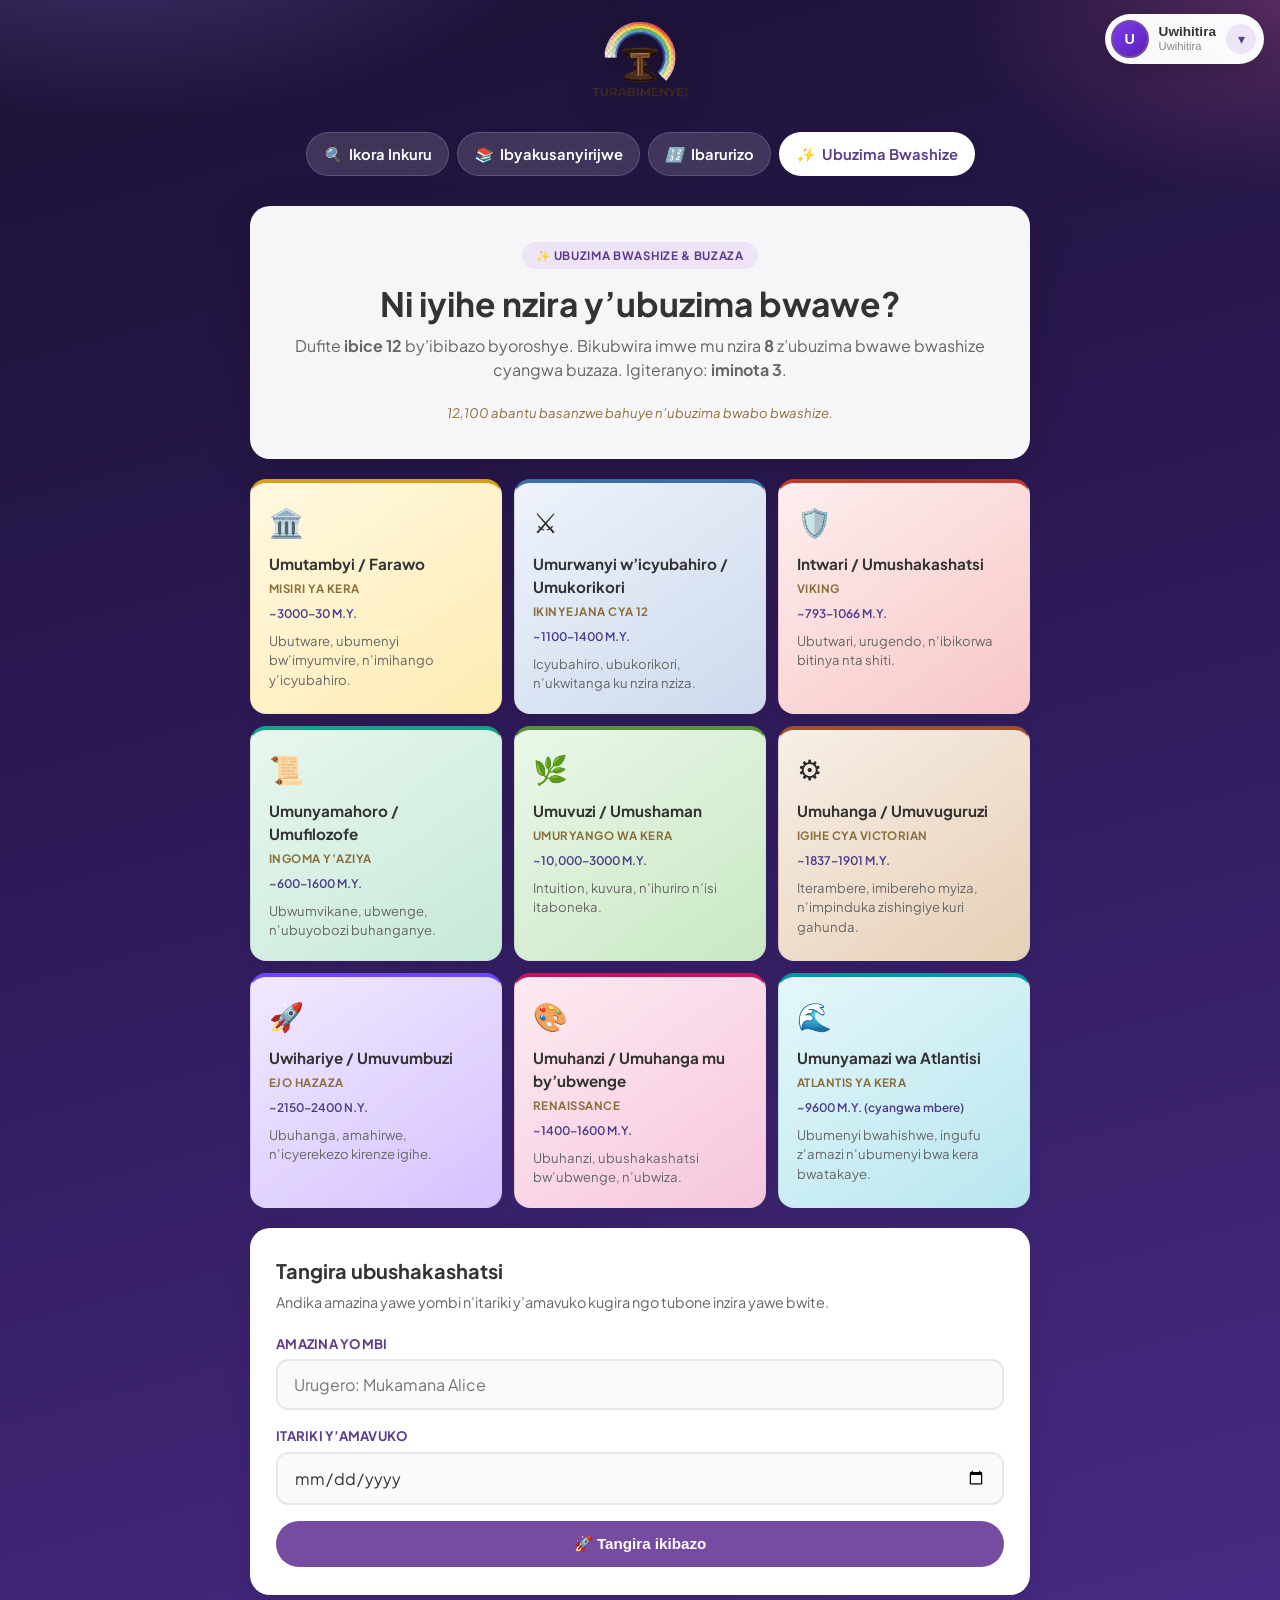
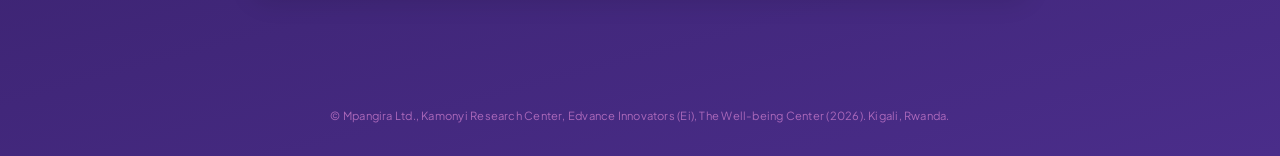
<file: past-lives.html>
<!DOCTYPE html>
<html lang="rw">
<head>
    <meta charset="UTF-8">
    <meta name="viewport" content="width=device-width, initial-scale=1.0">
    <title>Ubuzima Bwashize & Buzaza — TURABIMENYE!</title>
    <link rel="preconnect" href="https://fonts.googleapis.com">
    <link rel="preconnect" href="https://fonts.gstatic.com" crossorigin>
    <link href="https://fonts.googleapis.com/css2?family=Plus+Jakarta+Sans:wght@400;500;600;700;800&family=Source+Serif+4:ital,wght@0,600;1,500&display=swap" rel="stylesheet">
    <link rel="stylesheet" href="styles.css">
    <style>
        .site-logo { opacity: 0; animation: logoIntro 0.9s ease forwards; }

        .pl-shell {
            max-width: 1280px;
            margin: 0 auto;
            padding: 0;
        }

        .pl-shell .nav-tabs {
            margin-bottom: 20px;
        }

        @keyframes logoIntro {
            0%   { opacity: 0; transform: translateY(-6px) scale(0.95); }
            100% { opacity: 1; transform: translateY(0) scale(1); }
        }

        @media (prefers-reduced-motion: reduce) {
            .site-logo { animation: none; opacity: 1; }
        }

        * { box-sizing: border-box; }

        /* ==================== PAST LIVES PAGE ==================== */
        .pl-page {
            max-width: 780px;
            margin: 0 auto;
            padding: 0 0 48px;
        }

        .pl-hero {
            background: rgba(255, 255, 255, 0.96);
            border-radius: 20px;
            padding: clamp(20px, 4vw, 36px);
            box-shadow: 0 12px 40px rgba(0, 0, 0, 0.18);
            margin-bottom: 20px;
            text-align: center;
        }

        .pl-hero .pl-badge {
            display: inline-block;
            background: #ede4f7;
            color: #5b3d8a;
            font-size: 0.72rem;
            font-weight: 700;
            letter-spacing: 0.06em;
            padding: 5px 14px;
            border-radius: 999px;
            margin-bottom: 14px;
            text-transform: uppercase;
        }

        .pl-hero h1 {
            font-size: clamp(1.45rem, 5vw, 2.1rem);
            color: #333;
            margin-bottom: 10px;
            line-height: 1.2;
        }

        .pl-hero .pl-sub {
            color: #666;
            font-size: 1rem;
            line-height: 1.55;
            margin-bottom: 20px;
        }

        .pl-hero .pl-count {
            color: #8a6f3c;
            font-size: 0.82rem;
            font-style: italic;
        }


        /* Setup form (name + birthdate) */
        .pl-setup {
            background: #fff;
            border-radius: 20px;
            padding: 28px 26px;
            box-shadow: 0 8px 24px rgba(0, 0, 0, 0.10);
        }

        .pl-setup h2 {
            font-size: 1.25rem;
            color: #333;
            margin-bottom: 6px;
        }

        .pl-setup p {
            color: #666;
            font-size: 0.9rem;
            margin-bottom: 20px;
            line-height: 1.5;
        }

        .pl-field {
            display: flex;
            flex-direction: column;
            gap: 6px;
            margin-bottom: 16px;
        }

        .pl-field label {
            font-size: 0.82rem;
            font-weight: 700;
            color: #5b3d8a;
            letter-spacing: 0.02em;
            text-transform: uppercase;
        }

        .pl-field input {
            padding: 13px 16px;
            border: 2px solid #e8e8e6;
            border-radius: 12px;
            font-size: 1rem;
            font-family: inherit;
            color: #333;
            background: #fafaf9;
            transition: border-color 0.15s ease, background 0.15s ease;
        }

        .pl-field input:focus {
            outline: none;
            border-color: #764ba2;
            background: #fff;
            box-shadow: 0 0 0 4px rgba(118, 75, 162, 0.12);
        }

        .pl-btn {
            display: inline-flex;
            align-items: center;
            justify-content: center;
            gap: 8px;
            padding: 14px 28px;
            border: none;
            border-radius: 999px;
            background: #764ba2;
            color: #fff;
            font-weight: 700;
            font-size: 0.95rem;
            cursor: pointer;
            transition: transform 0.15s ease, background 0.15s ease;
            width: 100%;
        }

        .pl-btn:hover { background: #5f3d8a; transform: translateY(-1px); }

        .pl-btn.ghost {
            background: #fff;
            color: #5b3d8a;
            border: 1px solid #ddd6fe;
        }

        .pl-btn.ghost:hover { background: #faf7ff; }

        /* Lives preview grid (8 cards) */
        .pl-lives-grid {
            display: grid;
            grid-template-columns: repeat(auto-fit, minmax(min(100%, 220px), 1fr));
            gap: 12px;
            margin-bottom: 20px;
        }

        .pl-life-card {
            background: #fff;
            border-radius: 16px;
            padding: 18px 18px 20px;
            border: 1px solid #e8e8e6;
            box-shadow: 0 4px 12px rgba(0, 0, 0, 0.05);
        }

        /* ===== Per-life color variants ===== */
.pl-life-card {
    color: #2b2b2b;
    border: 1px solid rgba(0, 0, 0, 0.06);
    border-top-width: 4px;
    border-top-style: solid;
    transition: transform 0.2s ease, box-shadow 0.2s ease;
}

.pl-life-card:hover {
    transform: translateY(-3px);
    box-shadow: 0 12px 24px rgba(0, 0, 0, 0.12);
}

/* Priest — warm gold / pharaoh */
.pl-life-card--priest {
    background: linear-gradient(145deg, #fff8e1 0%, #ffecb3 100%);
    border-top-color: #d4a017;
}

/* Knight — steel blue / medieval */
.pl-life-card--knight {
    background: linear-gradient(145deg, #eef3fb 0%, #cdd9ec 100%);
    border-top-color: #3b6ea5;
}

/* Warrior — fire red / viking */
.pl-life-card--warrior {
    background: linear-gradient(145deg, #fdeeee 0%, #f8c6c6 100%);
    border-top-color: #c0392b;
}

/* Diplomat — jade / asian dynasty */
.pl-life-card--diplomat {
    background: linear-gradient(145deg, #e8f7ef 0%, #c6e9d6 100%);
    border-top-color: #16a085;
}

/* Healer — herbal green / tribal */
.pl-life-card--healer {
    background: linear-gradient(145deg, #eaf7e8 0%, #c9e8c4 100%);
    border-top-color: #5a8f3d;
}

/* Inventor — copper / victorian */
.pl-life-card--inventor {
    background: linear-gradient(145deg, #f7efe6 0%, #e6cfb6 100%);
    border-top-color: #a0522d;
}

/* Visionary — cosmic purple / future */
.pl-life-card--visionary {
    background: linear-gradient(145deg, #f1e9ff 0%, #d5c2ff 100%);
    border-top-color: #6c47ff;
}

/* Artist — rose / renaissance */
.pl-life-card--artist {
    background: linear-gradient(145deg, #fdeaf2 0%, #f6c6dc 100%);
    border-top-color: #c2185b;
}

/* Atlantean — ocean teal / atlantis */
.pl-life-card--atlantean {
    background: linear-gradient(145deg, #e4f7fa 0%, #b8e6ee 100%);
    border-top-color: #0097a7;
}

/* Text colors so they stay readable on the pastel backgrounds */
.pl-life-card h3 { color: #1a1a1a; }
.pl-life-card .pl-life-era { color: #5a4318; }
.pl-life-card .pl-life-year {
    color: #4a3b8a;
    font-size: 0.74rem;
    font-weight: 600;
    margin-bottom: 8px;
}
.pl-life-card .pl-life-desc { color: #333; }

        .pl-life-card .pl-life-emoji {
            font-size: 1.75rem;
            margin-bottom: 10px;
            display: block;
        }

        .pl-life-card h3 {
            font-size: 0.95rem;
            color: #333;
            margin-bottom: 4px;
        }

        .pl-life-card .pl-life-era {
            color: #8a6f3c;
            font-size: 0.72rem;
            font-weight: 700;
            text-transform: uppercase;
            letter-spacing: 0.04em;
            margin-bottom: 8px;
        }

        .pl-life-card .pl-life-desc {
            color: #666;
            font-size: 0.82rem;
            line-height: 1.5;
        }

        /* Quiz step */
        .pl-quiz {
            background: #fff;
            border-radius: 20px;
            padding: 32px 26px;
            box-shadow: 0 12px 40px rgba(0, 0, 0, 0.15);
        }

        .pl-progress-row {
            display: flex;
            justify-content: space-between;
            align-items: center;
            margin-bottom: 10px;
            font-size: 0.78rem;
            color: #8a6f3c;
            font-weight: 700;
        }

        .pl-progress-bar {
            width: 100%;
            height: 8px;
            border-radius: 999px;
            background: #f0eaf7;
            overflow: hidden;
            margin-bottom: 24px;
        }

        .pl-progress-fill {
            height: 100%;
            width: 0%;
            background: linear-gradient(90deg, #764ba2 0%, #8e44ad 100%);
            border-radius: 999px;
            transition: width 0.35s ease;
        }

        .pl-question {
            font-size: 1.25rem;
            color: #333;
            font-weight: 700;
            line-height: 1.35;
            margin-bottom: 22px;
            min-height: 3.5rem;
        }

        .pl-options {
            display: flex;
            flex-direction: column;
            gap: 10px;
            margin-bottom: 20px;
        }

        .pl-option {
            text-align: left;
            background: #fafaf9;
            border: 2px solid #e8e8e6;
            border-radius: 14px;
            padding: 14px 18px;
            cursor: pointer;
            transition: all 0.15s ease;
            display: flex;
            align-items: flex-start;
            gap: 12px;
            font-family: inherit;
        }

        .pl-option:hover {
            border-color: #764ba2;
            background: #f8f4ff;
            transform: translateY(-1px);
        }

        .pl-option .pl-opt-letter {
            display: inline-flex;
            align-items: center;
            justify-content: center;
            width: 28px;
            height: 28px;
            border-radius: 50%;
            background: #ede4f7;
            color: #5b3d8a;
            font-weight: 800;
            font-size: 0.85rem;
            flex-shrink: 0;
        }

        .pl-option .pl-opt-body {
            display: flex;
            flex-direction: column;
            gap: 2px;
            text-align: left;
        }

        .pl-option .pl-opt-label {
            font-size: 0.95rem;
            font-weight: 600;
            color: #333;
        }

        .pl-option .pl-opt-hint {
            font-size: 0.82rem;
            color: #888;
            line-height: 1.4;
        }

        /* Result card */
        .pl-result {
            background: #fff;
            border-radius: 24px;
            padding: 36px 30px;
            box-shadow: 0 16px 48px rgba(0, 0, 0, 0.20);
            text-align: center;
        }

        .pl-result .pl-res-emoji {
            font-size: 3.5rem;
            margin-bottom: 10px;
            display: block;
        }

        .pl-result .pl-res-era {
            color: #8a6f3c;
            font-size: 0.82rem;
            font-weight: 800;
            text-transform: uppercase;
            letter-spacing: 0.08em;
            margin-bottom: 6px;
        }

        .pl-result .pl-res-title {
            font-size: 1.6rem;
            color: #333;
            margin-bottom: 12px;
        }

        .pl-result .pl-res-sub {
            color: #555;
            font-size: 0.95rem;
            line-height: 1.55;
            max-width: 520px;
            margin: 0 auto 20px;
        }

        .pl-res-metrics {
            display: grid;
            grid-template-columns: repeat(auto-fit, minmax(180px, 1fr));
            gap: 12px;
            margin: 24px 0;
            text-align: left;
        }

        .pl-metric {
            background: #fafaf9;
            border: 1px solid #e8e8e6;
            border-radius: 14px;
            padding: 14px 16px;
        }

        .pl-metric .pl-metric-label {
            display: block;
            font-size: 0.72rem;
            font-weight: 800;
            color: #5b3d8a;
            text-transform: uppercase;
            letter-spacing: 0.04em;
            margin-bottom: 6px;
        }

        .pl-metric .pl-metric-value {
            font-size: 0.92rem;
            color: #333;
            line-height: 1.5;
        }

        .pl-bars {
            text-align: left;
            margin: 24px 0 8px;
        }

        .pl-bars h4 {
            font-size: 0.82rem;
            font-weight: 800;
            text-transform: uppercase;
            letter-spacing: 0.06em;
            color: #5b3d8a;
            margin-bottom: 12px;
        }

        .pl-bar-row {
            display: flex;
            align-items: center;
            gap: 10px;
            margin-bottom: 8px;
            font-size: 0.85rem;
            color: #444;
        }

        .pl-bar-row .pl-bar-label {
            flex: 0 0 42%;
            font-weight: 600;
        }

        .pl-bar-row .pl-bar-track {
            flex: 1;
            height: 12px;
            background: #f0eaf7;
            border-radius: 999px;
            overflow: hidden;
        }

        .pl-bar-row .pl-bar-fill {
            height: 100%;
            background: linear-gradient(90deg, #764ba2 0%, #8e44ad 100%);
            border-radius: 999px;
            transition: width 0.6s ease;
        }

        .pl-bar-row .pl-bar-value {
            flex: 0 0 46px;
            text-align: right;
            font-weight: 700;
            color: #5b3d8a;
            font-size: 0.82rem;
        }

        .pl-actions {
            display: flex;
            gap: 10px;
            justify-content: center;
            flex-wrap: wrap;
            margin-top: 24px;
        }

        .pl-actions .pl-btn { width: auto; min-width: min(100%, 200px); flex: 1; }

        .pl-note {
            color: #999;
            font-size: 0.75rem;
            margin-top: 20px;
            font-style: italic;
            text-align: center;
        }

        @media (max-width: 700px) {
            .pl-page { padding: 0 0 48px; }
            .pl-hero { padding: 22px 16px; }
            .pl-quiz, .pl-result, .pl-setup { padding: 20px 16px; }
            .pl-question { font-size: 1.05rem; min-height: 0; }
            .pl-bar-row { flex-wrap: wrap; }
            .pl-bar-row .pl-bar-label { flex-basis: 100%; font-size: 0.8rem; }
            .pl-bar-row .pl-bar-value { flex-basis: auto; }
        }
    </style>
</head>
<body>
    <div class="page-shell pl-shell">
        <header class="site-brand">
            <div class="site-logo" id="siteLogo" aria-hidden="true">
                <img src="logo.png" alt="TURABIMENYE logo">
            </div>
        </header>

        <!-- ===== MAIN NAV TABS ===== -->
        <div class="nav-tabs">
            <a class="nav-tab" href="index.html">
                <i>🔍</i> Ikora Inkuru
            </a>
            <a class="nav-tab" href="index.html#collection">
                <i>📚</i> Ibyakusanyirijwe
            </a>
            <a class="nav-tab" href="numerology.html">
                <i>🔢</i> Ibarurizo
            </a>
            <a class="nav-tab active" href="past-lives.html">
                <i>✨</i> Ubuzima Bwashize
            </a>
        </div>

        <div class="pl-page">
            <!-- ===== HERO ===== -->
            <section class="pl-hero">
                <span class="pl-badge">✨ Ubuzima Bwashize &amp; Buzaza</span>
                <h1>Ni iyihe nzira y’ubuzima bwawe?</h1>
                <p class="pl-sub">
                    Dufite <strong>ibice 12</strong> by’ibibazo byoroshye. Bikubwira imwe mu nzira
                    <strong>8</strong> z’ubuzima bwawe bwashize cyangwa buzaza. Igiteranyo: <strong>iminota 3</strong>.
                </p>
                <p class="pl-count" id="plTakenCount"></p>
            </section>

            <!-- ===== LIVES PREVIEW ===== -->
            <div id="plLivesGrid" class="pl-lives-grid"></div>

            <!-- ===== SETUP FORM ===== -->
            <div id="plSetup" class="pl-setup">
                <h2>Tangira ubushakashatsi</h2>
                <p>Andika amazina yawe yombi n’itariki y’amavuko kugira ngo tubone inzira yawe bwite.</p>

                <form id="plSetupForm" onsubmit="event.preventDefault(); startPastLifeQuiz();">
                    <div class="pl-field">
                        <label for="plFullName">Amazina yombi</label>
                        <input type="text" id="plFullName" placeholder="Urugero: Mukamana Alice" required>
                    </div>
                    <div class="pl-field">
                        <label for="plBirthdate">Itariki y’amavuko</label>
                        <input type="date" id="plBirthdate" required>
                    </div>
                    <button type="submit" class="pl-btn">🚀 Tangira ikibazo</button>
                </form>
            </div>

            <!-- ===== QUIZ ===== -->
            <div id="plQuiz" class="pl-quiz" style="display: none;">
                <div class="pl-progress-row">
                    <span id="plProgressText">Ikibazo 1 kuri 12</span>
                    <span id="plProgressPercent">8%</span>
                </div>
                <div class="pl-progress-bar">
                    <div class="pl-progress-fill" id="plProgressFill"></div>
                </div>

                <div class="pl-question" id="plQuestionText"></div>
                <div class="pl-options" id="plOptions"></div>
            </div>

            <!-- ===== RESULT ===== -->
            <div id="plResult" class="pl-result" style="display: none;">
                <span class="pl-res-emoji" id="plResEmoji">✨</span>
                <div class="pl-res-era" id="plResEra">Ancient Egypt</div>
                <h2 class="pl-res-title" id="plResTitle">Priest / Pharaoh Energy</h2>
                <p class="pl-res-sub" id="plResSub"></p>

                <div class="pl-res-metrics">
                    <div class="pl-metric">
                        <span class="pl-metric-label">Impano</span>
                        <span class="pl-metric-value" id="plResGifts"></span>
                    </div>
                    <div class="pl-metric">
                        <span class="pl-metric-label">Ibyago</span>
                        <span class="pl-metric-value" id="plResShadow"></span>
                    </div>
                    <div class="pl-metric">
                        <span class="pl-metric-label">Ibigaragara ubu</span>
                        <span class="pl-metric-value" id="plResTraces"></span>
                    </div>
                </div>

                <div class="pl-bars">
                    <h4>Uko inzira 8 zigenda</h4>
                    <div id="plBars"></div>
                </div>

                <div class="pl-actions">
                    <button type="button" class="pl-btn ghost" onclick="restartPastLifeQuiz()">🔄 Ongera ugerageze</button>
                    <button type="button" class="pl-btn" onclick="savePastLifeResult()">💾 Bika mu konti</button>
                </div>

                <p class="pl-note">
                    Iri suzuma ni iry’imyidagaduro n’imyitwarire. Ntabwo ari isuzuma ry’ubumenyi.
                </p>
            </div>
        </div>
    </div>

    <script src="past-lives.js"></script>
    <script src="account-bar.js"></script>

    <footer class="site-copyright">
        © Mpangira Ltd., Kamonyi Research Center, Edvance Innovators (Ei), The Well-being Center (2026). Kigali, Rwanda.
    </footer>
</body>
</html>
</file>
<file: styles.css>
/* ==================== FLYER COLOR VARIABLES ==================== */
:root {
    --font: "Plus Jakarta Sans", "Segoe UI", system-ui, -apple-system, sans-serif;
    --font-serif: "Source Serif 4", Georgia, "Times New Roman", serif;
    --bg-deep: #1a1233;
    --bg-mid: #3d2170;
    --accent: #6d4cc4;
    --accent-2: #5b3d8a;
    --accent-soft: #ede6f8;
    --surface: #ffffff;
    --text: #1c1528;
    --muted: #5c5470;
    --radius: 18px;
    --radius-sm: 12px;
    --shadow: 0 10px 32px rgba(18, 8, 40, 0.18);
    --shadow-sm: 0 4px 16px rgba(18, 8, 40, 0.1);
    --safe-top: 64px;
    --page-pad: clamp(12px, 3vw, 24px);
    --color-1-start: #FF6B6B;     /* Coral Red */
    --color-1-end: #FF8E8E;
    --color-2-start: #4ECDC4;     /* Turquoise */
    --color-2-end: #6AD1C9;
    --color-3-start: #45B7D1;     /* Sky Blue */
    --color-3-end: #6AC8E0;
    --color-4-start: #96CEB4;     /* Sage Green */
    --color-4-end: #B5E0CC;
    --color-5-start: #FFE194;     /* Light Yellow */
    --color-5-end: #FFECB3;
    --color-6-start: #B19CD9;     /* Lavender */
    --color-6-end: #CAB5E6;
    --color-7-start: #FFB347;     /* Orange */
    --color-7-end: #FFC97A;
    --color-8-start: #A8E6CF;     /* Mint */
    --color-8-end: #C2F0DC;
    --color-9-start: #FF8B94;     /* Pink */
    --color-9-end: #FFB0B9;
    --color-10-start: #6C5B7B;    /* Purple */
    --color-10-end: #8A7A9C;
    --color-11-start: #F8A5C2;    /* Light Pink */
    --color-11-end: #FFC0D6;
    --color-12-start: #3B9AE1;    /* Bright Blue */
    --color-12-end: #6AB6F0;
    --color-13-start: #F9D56E;    /* Golden */
    --color-13-end: #FFE494;
    --color-14-start: #B83B5E;    /* Burgundy */
    --color-14-end: #D45F81;
    --color-15-start: #2F9292;    /* Teal */
    --color-15-end: #4FB3B3;
}

/* Flyer card background colors - properly defined gradients */
.flyer-card.color-1 {
    background: linear-gradient(135deg, var(--color-1-start), var(--color-1-end));
}
.flyer-card.color-2 {
    background: linear-gradient(135deg, var(--color-2-start), var(--color-2-end));
}
.flyer-card.color-3 {
    background: linear-gradient(135deg, var(--color-3-start), var(--color-3-end));
}
.flyer-card.color-4 {
    background: linear-gradient(135deg, var(--color-4-start), var(--color-4-end));
}
.flyer-card.color-5 {
    background: linear-gradient(135deg, var(--color-5-start), var(--color-5-end));
}
.flyer-card.color-6 {
    background: linear-gradient(135deg, var(--color-6-start), var(--color-6-end));
}
.flyer-card.color-7 {
    background: linear-gradient(135deg, var(--color-7-start), var(--color-7-end));
}
.flyer-card.color-8 {
    background: linear-gradient(135deg, var(--color-8-start), var(--color-8-end));
}
.flyer-card.color-9 {
    background: linear-gradient(135deg, var(--color-9-start), var(--color-9-end));
}
.flyer-card.color-10 {
    background: linear-gradient(135deg, var(--color-10-start), var(--color-10-end));
}
.flyer-card.color-11 {
    background: linear-gradient(135deg, var(--color-11-start), var(--color-11-end));
}
.flyer-card.color-12 {
    background: linear-gradient(135deg, var(--color-12-start), var(--color-12-end));
}
.flyer-card.color-13 {
    background: linear-gradient(135deg, var(--color-13-start), var(--color-13-end));
}
.flyer-card.color-14 {
    background: linear-gradient(135deg, var(--color-14-start), var(--color-14-end));
}
.flyer-card.color-15 {
    background: linear-gradient(135deg, var(--color-15-start), var(--color-15-end));
}

/* Ensure flyer content background is transparent to show gradient */
.flyer-card .flyer-content {
    background: transparent;
}

/* NOTE: The following rule is overridden later by the "READABILITY" block
   which uses `color: #111 !important`. Kept here for reference only. */
.flyer-card .flyer-title,
.flyer-card .flyer-description-preview,
.flyer-card .flyer-description-full,
.flyer-card .flyer-date,
.flyer-card .flyer-region {
    color: rgb(129, 152, 103);
    text-shadow: 0 2px 4px rgba(0,0,0,0.3);
}

/* Adjust for light backgrounds */
.flyer-card.color-5 .flyer-title,
.flyer-card.color-5 .flyer-description-preview,
.flyer-card.color-5 .flyer-description-full,
.flyer-card.color-5 .flyer-date,
.flyer-card.color-5 .flyer-region,
.flyer-card.color-8 .flyer-title,
.flyer-card.color-8 .flyer-description-preview,
.flyer-card.color-8 .flyer-description-full,
.flyer-card.color-8 .flyer-date,
.flyer-card.color-8 .flyer-region,
.flyer-card.color-13 .flyer-title,
.flyer-card.color-13 .flyer-description-preview,
.flyer-card.color-13 .flyer-description-full,
.flyer-card.color-13 .flyer-date,
.flyer-card.color-13 .flyer-region {
    color: #333;
    text-shadow: 0 1px 2px rgba(255,255,255,0.5);
}

/* Comments section - semi-transparent */
.flyer-card .comments-section {
    background: rgba(255,255,255,0.95);
    border-radius: 15px;
    margin-top: 15px;
    padding: 15px;
}

/* Interaction buttons */
.flyer-card .interaction-btn {
    background: rgba(255,255,255,0.2);
    backdrop-filter: blur(5px);
    border-radius: 25px;
    padding: 8px 15px;
    color: white;
    border: 1px solid rgba(255,255,255,0.3);
}

.flyer-card .interaction-btn:hover:not(.disabled) {
    background: rgba(255,255,255,0.4);
    transform: scale(1.05);
}

/* Light background buttons */
.flyer-card.color-5 .interaction-btn,
.flyer-card.color-8 .interaction-btn,
.flyer-card.color-13 .interaction-btn {
    background: rgba(0,0,0,0.1);
    color: #333;
    border: 1px solid rgba(0,0,0,0.1);
}

.flyer-card.color-5 .interaction-btn:hover:not(.disabled),
.flyer-card.color-8 .interaction-btn:hover:not(.disabled),
.flyer-card.color-13 .interaction-btn:hover:not(.disabled) {
    background: rgba(0,0,0,0.2);
}

/* Continent badge */
.flyer-card .continent-badge {
    background: rgba(0,0,0,0.7);
    backdrop-filter: blur(5px);
    color: white;
    border: 1px solid rgba(255,255,255,0.2);
}

/* Translation badge */
.flyer-card .translation-badge {
    background: rgba(52, 152, 219, 0.9);
    backdrop-filter: blur(5px);
    color: white;
}

/* Save Matches */

.save-match-btn {
    display: inline-flex;
    align-items: center;
    gap: 6px;
    margin-top: 10px;
    padding: 8px 16px;
    border: none;
    border-radius: 22px;
    background: #16a085;
    color: #fff;
    font-weight: 700;
    font-size: 0.8rem;
    cursor: pointer;
    transition: transform 0.15s ease, background 0.15s ease;
}
.save-match-btn:hover { background: #12866f; transform: scale(1.03); }

/* Expand icon */
.flyer-card .expand-icon {
    color: white;
    background: rgba(255,255,255,0.2);
    border-radius: 50%;
    width: 30px;
    height: 30px;
    display: flex;
    align-items: center;
    justify-content: center;
}

.flyer-card.color-5 .expand-icon,
.flyer-card.color-8 .expand-icon,
.flyer-card.color-13 .expand-icon {
    color: #333;
    background: rgba(0,0,0,0.1);
}


/* ==================== RESET & BASE STYLES ==================== */
* {
    margin: 0;
    padding: 0;
    box-sizing: border-box;
}

html {
    -webkit-text-size-adjust: 100%;
}

html, body {
    overflow-x: hidden;
    max-width: 100%;
}

body {
    font-family: var(--font);
    background:
        radial-gradient(900px 480px at 8% -8%, rgba(124, 92, 191, 0.55) 0%, transparent 55%),
        radial-gradient(700px 420px at 100% 0%, rgba(196, 90, 154, 0.32) 0%, transparent 46%),
        linear-gradient(165deg, #1a1233 0%, #2e1a58 42%, #4a2d8a 100%);
    min-height: 100vh;
    color: var(--text);
    line-height: 1.5;
}

img, svg, video {
    max-width: 100%;
    height: auto;
}

.app-container {
    max-width: 1280px;
    margin: 0 auto;
    padding: var(--safe-top) var(--page-pad) 48px;
}

.site-brand {
    display: flex;
    flex-direction: column;
    align-items: center;
    gap: 8px;
    margin-bottom: 8px;
}

.site-logo {
    position: relative;
    top: auto;
    left: auto;
    width: min(168px, 46vw);
    z-index: 2;
    pointer-events: none;
}

.site-logo img {
    display: block;
    width: 100%;
    height: auto;
    filter: drop-shadow(0 6px 16px rgba(0, 0, 0, 0.28));
    user-select: none;
    -webkit-user-drag: none;
}

/* ==================== HEADER ==================== */
.app-header {
    text-align: center;
    padding: 8px 0 16px;
    animation: fadeInDown 0.8s ease;
    width: 100%;
}

.app-header h1 {
    font-size: clamp(1.7rem, 6vw, 3rem);
    font-weight: 800;
    color: white;
    text-shadow: 0 8px 24px rgba(0, 0, 0, 0.28);
    letter-spacing: 0.04em;
    margin-bottom: 6px;
    line-height: 1.1;
}

.app-header p {
    color: rgba(255,255,255,0.88);
    font-size: clamp(0.92rem, 2.5vw, 1.1rem);
    font-style: italic;
}

.page-shell {
    max-width: 1280px;
    margin: 0 auto;
    padding: var(--safe-top) var(--page-pad) 48px;
}

.home-layout {
    display: grid;
    grid-template-columns: 1fr;
    gap: 18px;
    align-items: start;
}

.home-main {
    min-width: 0;
}

/* ==================== NAVIGATION TABS ==================== */
.nav-tabs {
    display: flex;
    justify-content: flex-start;
    gap: 8px;
    margin: 0 auto 20px;
    overflow-x: auto;
    -webkit-overflow-scrolling: touch;
    scrollbar-width: none;
    padding: 4px 2px 10px;
    max-width: 100%;
}

.nav-tabs::-webkit-scrollbar {
    display: none;
}

.nav-tab {
    padding: 10px 16px;
    border: none;
    border-radius: 999px;
    background: rgba(255,255,255,0.14);
    color: white;
    font-size: 0.92rem;
    font-weight: 650;
    cursor: pointer;
    transition: background 0.2s ease, transform 0.2s ease, color 0.2s ease;
    backdrop-filter: blur(12px);
    -webkit-backdrop-filter: blur(12px);
    border: 1px solid rgba(255,255,255,0.16);
    display: inline-flex;
    align-items: center;
    gap: 8px;
    white-space: nowrap;
    flex: 0 0 auto;
    font-family: inherit;
}

.nav-tab-link {
    text-decoration: none;
    display: inline-flex;
    align-items: center;
    gap: 8px;
}

.nav-tab:hover {
    background: rgba(255,255,255,0.26);
}

.nav-tab.active {
    background: white;
    color: var(--accent-2);
    border-color: transparent;
    box-shadow: var(--shadow-sm);
}

.nav-tab .count-badge {
    background: var(--accent-2);
    color: white;
    padding: 2px 8px;
    border-radius: 20px;
    font-size: 0.75rem;
}

.nav-tab.active .count-badge {
    background: var(--accent-2);
}

/* ==================== FILE UPLOAD SECTION ==================== */
.file-upload-section {
    background: rgba(255,255,255,0.96);
    border-radius: var(--radius);
    padding: 16px;
    margin-bottom: 16px;
    display: flex;
    align-items: center;
    gap: 12px;
    flex-wrap: wrap;
    box-shadow: var(--shadow-sm);
}

.file-upload-label {
    background: #764ba2;
    color: white;
    padding: 12px 25px;
    border-radius: 25px;
    cursor: pointer;
    transition: all 0.3s ease;
    display: flex;
    align-items: center;
    gap: 10px;
    font-weight: 600;
}

.file-upload-label:hover {
    background: #667eea;
    transform: scale(1.05);
}

#fileInput {
    display: none;
}

.file-info {
    color: white;
    background: rgba(0,0,0,0.3);
    padding: 8px 20px;
    border-radius: 20px;
    font-size: 0.95rem;
    display: flex;
    align-items: center;
    gap: 10px;
}

/* ==================== PARSER SECTION ==================== */
.parser-section {
    background: rgba(255,255,255,0.96);
    border-radius: var(--radius);
    padding: clamp(16px, 3vw, 28px);
    margin-bottom: 20px;
    box-shadow: var(--shadow);
}

.parser-title {
    font-size: clamp(1.1rem, 3vw, 1.55rem);
    color: var(--text);
    margin-bottom: 16px;
    display: flex;
    align-items: flex-start;
    gap: 10px;
    line-height: 1.3;
}

.text-input-area textarea {
    width: 100%;
    min-height: 140px;
    height: 150px;
    padding: 14px;
    border: 1.5px solid #d9d2e8;
    border-radius: var(--radius-sm);
    font-family: var(--font);
    line-height: 1.6;
    font-size: 1rem;
    resize: vertical;
    margin-bottom: 15px;
    background: #fbfaff;
}

.text-input-area textarea:focus {
    outline: none;
    border-color: #764ba2;
}

.extraction-options {
    display: flex;
    gap: 15px;
    flex-wrap: wrap;
}

.extract-btn {
    padding: 12px 22px;
    background: var(--accent-2);
    color: #fff;
    border: none;
    border-radius: 999px;
    font-size: 1rem;
    cursor: pointer;
    transition: transform 0.2s ease, background 0.2s ease;
    display: inline-flex;
    align-items: center;
    justify-content: center;
    gap: 10px;
    font-family: inherit;
    font-weight: 650;
    width: 100%;
}

.extract-btn:hover {
    background: #667eea;
    transform: scale(1.05);
}

.extract-btn:disabled {
    background: #ccc;
    cursor: not-allowed;
    opacity: 0.7;
}

.story-preview {
    background: #f9f9f9;
    border-radius: 15px;
    padding: 25px;
    margin-top: 20px;
    border-left: 5px solid #764ba2;
}

.story-actions {
    display: flex;
    gap: 15px;
    margin-top: 20px;
    align-items: center;
    flex-wrap: wrap;
}

.generate-flyer-btn {
    background: #2ecc71;
    color: white;
    border: none;
    padding: 10px 25px;
    border-radius: 25px;
    cursor: pointer;
    font-size: 1rem;
    transition: all 0.3s ease;
    display: flex;
    align-items: center;
    gap: 8px;
}

.generate-flyer-btn:hover:not(:disabled) {
    background: #27ae60;
    transform: scale(1.05);
}

.generate-flyer-btn:disabled {
    background: #ccc;
    cursor: not-allowed;
    opacity: 0.7;
}

.count-indicator {
    background: #764ba2;
    color: white;
    padding: 8px 20px;
    border-radius: 25px;
    font-size: 1rem;
    display: flex;
    align-items: center;
    gap: 8px;
    font-weight: 600;
}

.duplicate-warning {
    color: #e74c3c;
    font-size: 0.9rem;
    margin-top: 5px;
    display: flex;
    align-items: center;
    gap: 5px;
}

.story-keywords {
    display: flex;
    gap: 10px;
    flex-wrap: wrap;
    margin: 15px 0;
}

.keyword-tag {
    background: #e0e0e0;
    padding: 5px 15px;
    border-radius: 20px;
    font-size: 0.85rem;
    color: #333;
}

.translation-badge {
    background: #3498db;
    color: white;
    padding: 2px 10px;
    border-radius: 15px;
    font-size: 0.8rem;
    display: inline-flex;
    align-items: center;
    gap: 5px;
    margin-left: 10px;
}

.format-example {
    background: #f6f3fb;
    padding: 14px;
    border-radius: var(--radius-sm);
    margin-top: 20px;
    font-family: ui-monospace, SFMono-Regular, Menlo, Consolas, monospace;
    font-size: 0.8rem;
    line-height: 1.6;
    border-left: 4px solid #764ba2;
    overflow-x: auto;
    word-break: break-word;
}

/* ==================== CONTROLS WITH Z-INDEX ==================== */
.controls {
    display: flex;
    justify-content: space-between;
    align-items: stretch;
    margin-bottom: 18px;
    flex-wrap: wrap;
    gap: 12px;
    background: rgba(255,255,255,0.12);
    padding: 12px;
    border-radius: var(--radius);
    backdrop-filter: blur(12px);
    -webkit-backdrop-filter: blur(12px);
    position: relative;
    z-index: 20;
    border: 1px solid rgba(255,255,255,0.14);
}

.search-box {
    flex: 1 1 100%;
    min-width: 0;
}

.search-box input {
    width: 100%;
    padding: 12px 20px;
    border: none;
    border-radius: 25px;
    background: rgba(255,255,255,0.9);
    font-size: 1rem;
    box-shadow: 0 2px 10px rgba(0,0,0,0.1);
    transition: all 0.3s ease;
}

.search-box input:focus {
    outline: none;
    box-shadow: 0 4px 20px rgba(0,0,0,0.2);
    background: white;
}

.filter-section {
    display: flex;
    gap: 8px;
    flex-wrap: wrap;
    flex: 1 1 100%;
    justify-content: stretch;
    position: relative;
    z-index: 21;
}

.filter-dropdown {
    position: relative;
    display: inline-block;
    z-index: 22;
    flex: 1 1 160px;
}

.filter-dropdown-btn {
    padding: 10px 14px;
    border: none;
    border-radius: 14px;
    background: rgba(255,255,255,0.2);
    color: white;
    cursor: pointer;
    transition: background 0.2s ease;
    font-weight: 600;
    border: 1px solid rgba(255,255,255,0.3);
    display: flex;
    align-items: center;
    gap: 8px;
    min-width: 0;
    width: 100%;
    justify-content: space-between;
    position: relative;
    z-index: 22;
    font-family: inherit;
    font-size: 0.85rem;
}

.filter-dropdown-btn:hover {
    background: rgba(255,255,255,0.3);
    transform: translateY(-2px);
}

.filter-dropdown-content {
    display: none;
    position: absolute;
    top: 100%;
    left: 0;
    right: 0;
    background: #fff;
    min-width: 200px;
    border-radius: 14px;
    box-shadow: var(--shadow);
    z-index: 40;
    margin-top: 5px;
    overflow: hidden;
    animation: slideDown 0.3s ease;
    border: 1px solid #eee;
    max-height: 60vh;
    overflow-y: auto;
}

.filter-dropdown:hover .filter-dropdown-content {
    display: block;
}

.filter-dropdown-btn:hover + .filter-dropdown-content,
.filter-dropdown-content:hover {
    display: block;
}

.filter-option {
    padding: 12px 20px;
    cursor: pointer;
    transition: all 0.2s ease;
    display: flex;
    align-items: center;
    gap: 10px;
    color: #333;
    border-bottom: 1px solid #f0f0f0;
    background: white;
}

.filter-option:last-child {
    border-bottom: none;
}

.filter-option:hover {
    background: #f5f5f5;
}

.filter-option.active {
    background: #764ba2;
    color: white;
}

.filter-option i {
    width: 24px;
    font-size: 1.2rem;
}

.clear-filter {
    padding: 8px 20px;
    border: none;
    border-radius: 20px;
    background: rgba(255,255,255,0.2);
    color: white;
    cursor: pointer;
    transition: all 0.3s ease;
    font-size: 0.9rem;
    border: 1px solid rgba(255,255,255,0.3);
    display: flex;
    align-items: center;
    gap: 5px;
    z-index: 1001;
}

.clear-filter:hover {
    background: rgba(255,255,255,0.3);
    transform: translateY(-2px);
}

.active-filter-badge {
    background: #764ba2;
    color: white;
    padding: 4px 12px;
    border-radius: 20px;
    font-size: 0.9rem;
    display: flex;
    align-items: center;
    gap: 5px;
}

/* ==================== FLYERS GRID ==================== */
.flyers-grid {
    display: grid;
    grid-template-columns: 1fr;
    gap: 16px;
    justify-content: stretch;
    align-items: start;
    position: relative;
    min-height: 200px;
    animation: fadeInUp 0.8s ease;
    z-index: 1;
}

/* ==================== FLYER CARD ==================== */
.flyer-card {
    background: rgb(111, 141, 151);
    border-radius: var(--radius);
    overflow: hidden;
    box-shadow: var(--shadow);
    transition: transform 0.25s ease, box-shadow 0.25s ease;
    animation: fadeIn 0.5s ease;
    position: relative;
    cursor: pointer;
    width: auto;
    min-width: 0;
    z-index: 1;
}

/* ==================== READABILITY / HIGH CONTRAST ==================== */
/* Ensure text remains readable across colored backgrounds */
.flyer-card .flyer-content {
    /* Let gradient show through, keep text readable */
    background: rgba(255, 255, 255, 0.68);
    backdrop-filter: blur(6px);
    -webkit-backdrop-filter: blur(6px);
    color: #111;
}

.flyer-card .flyer-title,
.flyer-card .flyer-description-preview,
.flyer-card .flyer-description-full,
.flyer-card .flyer-date,
.flyer-card .flyer-region,
.flyer-card .flyer-metadata {
    color: #111 !important;
}

/* Keep hints/badges readable */
.flyer-card .read-more-hint {
    color: #333 !important;
}

/* Maintain strong contrast on buttons regardless of theme */
.flyer-card .interaction-btn {
    filter: contrast(1.15);
}

/* ==================== NUMBER TAG HOVER WAVE ==================== */
.flyer-number-tag {
    position: relative;
    isolation: isolate;
}

.flyer-number-tag::after {
    content: '';
    position: absolute;
    inset: -6px;
    border-radius: 999px;
    background: radial-gradient(circle, rgba(255, 255, 255, 0.95) 0%, rgba(255, 255, 255, 0.35) 35%, rgba(255, 255, 255, 0) 70%);
    opacity: 0;
    transform: scale(0.7);
    z-index: -1;
    pointer-events: none;
}

.flyer-card:hover .flyer-number-tag::after {
    opacity: 1;
    animation: flyerNumberWave 1.1s ease-out infinite;
}

.flyer-card:hover .flyer-number-tag {
    filter: brightness(1.15);
    transform: translateZ(0);
}

@keyframes flyerNumberWave {
    0%   { transform: scale(0.75); opacity: 0.85; }
    70%  { transform: scale(1.55); opacity: 0.0; }
    100% { transform: scale(1.55); opacity: 0.0; }
}

.flyer-card:hover {
    transform: translateY(-5px);
    box-shadow: 0 15px 35px rgba(0,0,0,0.3);
    z-index: 2;
}

/* ==================== EXPANDED FLYER STYLES ==================== */
.flyer-card.expanded {
    width: auto;
    grid-column: 1 / -1;
    z-index: 5;
    transform: none;
    box-shadow: 0 18px 40px rgba(0,0,0,0.28);
    position: relative;
    margin-right: 0;
}

.flyer-card.expanded + .flyer-card {
    margin-left: -20px;
    opacity: 0.9;
    filter: brightness(0.95);
}

.flyer-card:has(+ .flyer-card.expanded) {
    margin-right: -20px;
    opacity: 0.9;
    filter: brightness(0.95);
}

/* ==================== IMAGE SIZING - OPTION 1 ==================== */
.flyer-image {
    height: 150px;
    width: 100%;
    transition: all 0.3s ease;
    position: relative;
    overflow: hidden;
}

.flyer-image-photo {
    width: 100%;
    height: 100%;
    object-fit: cover;
    object-position: center;
    display: block;
}

.flyer-image-badge {
    pointer-events: none;
}

/* When flyer is expanded, image gets slightly larger */
.flyer-card.expanded .flyer-image {
    height: 200px;
}

/* Optional overlay to make text more readable */
.flyer-image::after {
    content: '';
    position: absolute;
    bottom: 0;
    left: 0;
    right: 0;
    height: 50px;
    background: linear-gradient(to top, rgba(0,0,0,0.5), transparent);
    pointer-events: none;
}

/* Tablet screens */
@media (max-width: 1024px) {
    .flyer-image {
        height: 140px;
    }
    .flyer-card.expanded .flyer-image {
        height: 180px;
    }
}

/* Mobile screens */
@media (max-width: 768px) {
    .flyer-image {
        height: 130px;
    }
    .flyer-card.expanded .flyer-image {
        height: 160px;
    }
}

/* Small mobile */
@media (max-width: 480px) {
    .flyer-image {
        height: 120px;
    }
    .flyer-card.expanded .flyer-image {
        height: 150px;
    }
}

.continent-badge {
    position: absolute;
    top: 15px;
    right: 15px;
    padding: 5px 12px;
    border-radius: 20px;
    font-size: 0.8rem;
    font-weight: 600;
    background: rgba(0,0,0,0.7);
    color: white;
    backdrop-filter: blur(5px);
    display: flex;
    align-items: center;
    gap: 5px;
    z-index: 2;
}

.flyer-content {
    padding: 20px;
    transition: all 0.3s ease;
}

.flyer-title {
    font-size: 1.4rem;
    font-weight: 700;
    margin-bottom: 10px;
    color: #333;
    border-left: 4px solid #764ba2;
    padding-left: 12px;
    display: flex;
    align-items: center;
    gap: 10px;
    flex-wrap: wrap;
}

.expand-icon {
    font-size: 1.2rem;
    color: #764ba2;
    transition: transform 0.3s ease;
    margin-left: auto;
}

.flyer-description-preview {
    color: #666;
    line-height: 1.6;
    margin-bottom: 15px;
    font-size: 0.95rem;
    position: relative;
    max-height: 80px;
    overflow: hidden;
    transition: all 0.3s ease;
}

.flyer-description-full {
    color: #333;
    line-height: 1.8;
    margin-bottom: 20px;
    font-size: 1rem;
    padding: 15px;
    background: #f9f9f9;
    border-radius: 10px;
    border-left: 4px solid #2ecc71;
    animation: fadeIn 0.3s ease;
    white-space: pre-wrap;
    max-height: 300px;
    overflow-y: auto;
}

.read-more-hint {
    color: #764ba2;
    font-size: 0.85rem;
    margin-top: 5px;
    font-style: italic;
    display: flex;
    align-items: center;
    gap: 5px;
}

.flyer-metadata {
    display: flex;
    gap: 15px;
    margin-bottom: 15px;
    flex-wrap: wrap;
}

.flyer-date {
    color: #999;
    font-size: 0.85rem;
    display: flex;
    align-items: center;
    gap: 5px;
}

.flyer-region {
    color: #764ba2;
    font-size: 0.85rem;
    display: flex;
    align-items: center;
    gap: 5px;
    background: #f0f0f0;
    padding: 3px 10px;
    border-radius: 15px;
}

/* ==================== INTERACTION BAR ==================== */
.interaction-bar {
    display: flex;
    justify-content: space-between;
    gap: 6px;
    flex-wrap: wrap;
    padding: 12px 0 4px;
    border-top: 1px solid rgba(0,0,0,0.06);
    margin-top: 10px;
    position: relative;
}

.interaction-btn {
    display: flex;
    flex-direction: column;
    align-items: center;
    gap: 5px;
    background: none;
    border: none;
    cursor: pointer;
    transition: all 0.3s ease;
    color: #666;
    font-size: 0.9rem;
    position: relative;
    padding: 5px 10px;
    border-radius: 10px;
}

.interaction-btn:hover:not(.disabled) {
    transform: scale(1.1);
}

.interaction-btn i {
    font-size: 1.5rem;
}

.interaction-btn span {
    font-weight: 600;
}

.interaction-btn.liked {
    color: #e74c3c;
}

.interaction-btn.knew-active {
    color: #2ecc71;
}

.interaction-btn.didntknow-active {
    color: #f39c12;
}

.interaction-btn.disabled {
    opacity: 0.5;
    cursor: not-allowed;
}

.session-badge {
    position: absolute;
    top: -5px;
    right: -5px;
    background: #764ba2;
    color: white;
    font-size: 0.7rem;
    padding: 2px 6px;
    border-radius: 10px;
    font-weight: bold;
}

/* ==================== COMMENTS SECTION ==================== */
.comments-section {
    background: #f9f9f9;
    padding: 15px;
    border-radius: 10px;
    margin-top: 10px;
    animation: slideDown 0.3s ease;
    max-height: 300px;
    overflow-y: auto;
}

.comment-input {
    display: flex;
    gap: 8px;
    margin-bottom: 15px;
    flex-wrap: wrap;
}

.comment-input input {
    flex: 1;
    padding: 8px 12px;
    border: 1px solid #ddd;
    border-radius: 20px;
    font-size: 0.9rem;
}

.comment-input button {
    padding: 8px 20px;
    background: #764ba2;
    color: white;
    border: none;
    border-radius: 20px;
    cursor: pointer;
    transition: all 0.3s ease;
}

.comment-input button:hover {
    background: #667eea;
}

.comment-list {
    max-height: 200px;
    overflow-y: auto;
}

.comment-item {
    background: white;
    padding: 10px;
    border-radius: 10px;
    margin-bottom: 8px;
    font-size: 0.9rem;
    animation: fadeIn 0.3s ease;
}

.comment-author {
    font-weight: 600;
    color: #764ba2;
    margin-right: 8px;
}

.comment-time {
    font-size: 0.7rem;
    color: #999;
    margin-top: 4px;
}

/* ==================== UTILITY CLASSES ==================== */
.no-results {
    text-align: center;
    padding: 50px;
    color: white;
    font-size: 1.2rem;
    width: 100%;
}

.loading-spinner {
    display: inline-block;
    width: 20px;
    height: 20px;
    border: 3px solid rgba(255,255,255,0.3);
    border-radius: 50%;
    border-top-color: white;
    animation: spin 1s ease-in-out infinite;
}

/* ==================== ANIMATIONS ==================== */
@keyframes fadeIn {
    from { opacity: 0; }
    to { opacity: 1; }
}

@keyframes fadeInDown {
    from {
        opacity: 0;
        transform: translateY(-30px);
    }
    to {
        opacity: 1;
        transform: translateY(0);
    }
}

@keyframes fadeInUp {
    from {
        opacity: 0;
        transform: translateY(30px);
    }
    to {
        opacity: 1;
        transform: translateY(0);
    }
}

@keyframes pulse {
    0% { transform: scale(1); }
    50% { transform: scale(1.05); }
    100% { transform: scale(1); }
}

@keyframes slideDown {
    from {
        opacity: 0;
        transform: translateY(-10px);
    }
    to {
        opacity: 1;
        transform: translateY(0);
    }
}

@keyframes spin {
    to { transform: rotate(360deg); }
}

/* ==================== RESPONSIVE DESIGN ==================== */
@media (min-width: 720px) {
    .flyers-grid {
        grid-template-columns: repeat(2, minmax(0, 1fr));
        gap: 20px;
    }

    .extract-btn {
        width: auto;
    }

    .search-box {
        flex: 1 1 260px;
    }

    .filter-section {
        flex: 2 1 360px;
        justify-content: flex-end;
    }
}

@media (min-width: 1100px) {
    .home-layout {
        grid-template-columns: minmax(0, 1fr) 280px;
    }

    .quote-roll {
        position: sticky;
        top: calc(var(--safe-top) + 8px);
        width: 100%;
        max-height: calc(100vh - 88px);
        order: 2;
    }

    .flyers-grid {
        grid-template-columns: repeat(3, minmax(0, 1fr));
    }

    .nav-tabs {
        justify-content: center;
    }

    .site-logo {
        width: 180px;
    }
}

@media (max-width: 719px) {
    .flyer-card.expanded {
        width: 100%;
        transform: none;
        margin-right: 0;
    }

    .flyer-card.expanded + .flyer-card,
    .flyer-card:has(+ .flyer-card.expanded) {
        margin-left: 0;
        margin-right: 0;
        opacity: 1;
        filter: none;
    }

    .comment-input button {
        width: 100%;
    }
}

/* ==================== FLYER IMAGE PICKER (generator) ==================== */
.flyer-image-picker {
    margin: 14px 0 16px;
    padding: 14px;
    background: #f8f6fc;
    border: 1px dashed #c9b8e8;
    border-radius: 12px;
}

.flyer-image-picker-label {
    display: block;
    font-weight: 600;
    color: #555;
    margin-bottom: 8px;
    font-size: 0.9rem;
}

.flyer-image-picker .image-dim-hint {
    font-weight: 400;
    color: #888;
    font-size: 0.75rem;
}

.flyer-image-picker-preview {
    width: 100%;
    max-width: 400px;
    aspect-ratio: 16 / 9;
    border-radius: 10px;
    background-color: #e8e4ef;
    border: 2px solid #ddd;
    margin-bottom: 10px;
    transition: border-color 0.2s ease;
    position: relative;
    overflow: hidden;
}

.flyer-image-picker-preview.has-image {
    border-color: #764ba2;
}

.flyer-image-picker-img {
    width: 100%;
    height: 100%;
    object-fit: cover;
    object-position: center;
    display: block;
}

.flyer-image-picker-preview:not(.has-image) .flyer-image-picker-img {
    display: none;
}

.flyer-image-picker-actions {
    display: flex;
    flex-direction: column;
    gap: 10px;
}

.flyer-image-file-btn {
    display: inline-flex;
    align-items: center;
    justify-content: center;
    gap: 6px;
    padding: 10px 18px;
    background: #764ba2;
    color: white;
    border-radius: 25px;
    font-size: 0.85rem;
    font-weight: 600;
    cursor: pointer;
    width: fit-content;
    transition: background 0.2s ease;
}

.flyer-image-file-btn:hover {
    background: #5f3d8a;
}

.flyer-image-file-btn input {
    display: none;
}

.flyer-image-url-row {
    display: flex;
    gap: 8px;
    flex-wrap: wrap;
}

.flyer-image-url-row input {
    flex: 1;
    min-width: 180px;
    padding: 10px 14px;
    border: 2px solid #e0e0e0;
    border-radius: 10px;
    font-size: 0.85rem;
}

.flyer-image-url-row input:focus {
    outline: none;
    border-color: #764ba2;
}

.flyer-image-url-btn {
    padding: 10px 18px;
    background: #3498db;
    color: white;
    border: none;
    border-radius: 10px;
    font-weight: 600;
    cursor: pointer;
    white-space: nowrap;
}

.flyer-image-url-btn:hover {
    background: #2980b9;
}

.flyer-image-hint {
    margin: 8px 0 0;
    font-size: 0.72rem;
    color: #888;
    line-height: 1.4;
}

/* ====================================================================
   QUOTE ROLL PRIORITY & ALIGNMENT
   Keeps the parchment quote-roll visible above the collection controls
   and aligned to the app-container's right edge on wide screens.
   ==================================================================== */

.quote-roll {
    z-index: 5;
    position: relative;
    width: 100%;
    max-height: none;
}
/* ==================== ACCOUNT BAR + DROPDOWN ==================== */
.acct-bar {
    position: fixed;
    top: 14px;
    right: 16px;
    z-index: 1400;
    display: flex;
    align-items: center;
    gap: 10px;
    background: rgba(255, 255, 255, 0.98);
    border-radius: 999px;
    padding: 6px 8px 6px 6px;
    box-shadow: 0 6px 22px rgba(0, 0, 0, 0.18);
    font-family: 'Segoe UI', Tahoma, Geneva, Verdana, sans-serif;
    font-size: 0.85rem;
}

.acct-avatar,
.acct-menu-avatar {
    width: 38px;
    height: 38px;
    border-radius: 50%;
    border: 2px solid #764ba2;
    background: linear-gradient(135deg, #7c3aed 0%, #5b21b8 100%);
    color: #fff;
    font-weight: 800;
    font-size: 0.9rem;
    display: flex;
    align-items: center;
    justify-content: center;
    background-size: cover;
    background-position: center;
    flex-shrink: 0;
    padding: 0;
    cursor: pointer;
}
.acct-avatar.has-avatar,
.acct-menu-avatar.has-avatar { color: transparent; }

.acct-info {
    display: flex;
    flex-direction: column;
    line-height: 1.1;
    min-width: 0;
}
.acct-name {
    font-weight: 700;
    color: #333;
    max-width: 140px;
    white-space: nowrap;
    overflow: hidden;
    text-overflow: ellipsis;
}
.acct-role {
    font-size: 0.7rem;
    color: #888;
}

.acct-caret {
    width: 30px;
    height: 30px;
    border-radius: 50%;
    border: none;
    background: #ede4f7;
    color: #5b3d8a;
    cursor: pointer;
    font-size: 0.9rem;
    display: flex;
    align-items: center;
    justify-content: center;
    transition: transform 0.2s ease, background 0.15s ease;
}
.acct-caret:hover { background: #e4d7f2; }
.acct-caret.open { transform: rotate(180deg); }

/* Dropdown */
.acct-menu {
    position: absolute;
    top: 54px;
    right: 0;
    width: 300px;
    background: #fff;
    border-radius: 16px;
    box-shadow: 0 14px 40px rgba(0, 0, 0, 0.25);
    padding: 14px 16px;
    font-size: 0.85rem;
    max-height: 80vh;
    overflow-y: auto;
}

.acct-menu-head {
    display: flex;
    align-items: center;
    gap: 10px;
    padding-bottom: 12px;
    border-bottom: 1px solid #f0f0f0;
    margin-bottom: 12px;
}
.acct-menu-head strong { display: block; color: #333; }
.acct-menu-head span { font-size: 0.75rem; color: #888; }

.acct-menu-links {
    list-style: none;
    padding: 0;
    margin: 0 0 12px;
}
.acct-menu-links li { padding: 6px 0; }
.acct-menu-links a {
    text-decoration: none;
    color: #5b3d8a;
    font-weight: 600;
    display: block;
    padding: 6px 10px;
    border-radius: 8px;
    transition: background 0.15s ease;
}
.acct-menu-links a:hover { background: #f4eefb; }

.acct-menu-section {
    padding-top: 12px;
    border-top: 1px solid #f0f0f0;
    margin-top: 12px;
}
.acct-menu-section ul {
    list-style: none;
    padding: 0;
    margin: 8px 0 0;
    max-height: 160px;
    overflow-y: auto;
}
.acct-menu-section li {
    padding: 6px 8px;
    border-radius: 8px;
    font-size: 0.82rem;
    color: #333;
    display: flex;
    align-items: center;
    justify-content: space-between;
    gap: 6px;
    transition: background 0.15s ease;
}
.acct-menu-section li:hover { background: #f8f4fc; }
.acct-menu-section a {
    text-decoration: none;
    color: #333;
    flex: 1;
}
.acct-menu-section a:hover { color: #764ba2; }

.acct-menu-title {
    display: flex;
    justify-content: space-between;
    align-items: center;
    font-weight: 700;
    color: #5b3d8a;
    font-size: 0.78rem;
    text-transform: uppercase;
    letter-spacing: 0.03em;
}
.acct-menu-clear {
    background: transparent;
    border: none;
    color: #c0392b;
    font-size: 0.72rem;
    cursor: pointer;
    font-weight: 600;
    text-transform: none;
}

.saved-name { font-weight: 600; color: #333; }
.saved-meta { font-size: 0.7rem; color: #888; margin-left: 6px; flex: 1; }
.saved-del {
    background: transparent;
    border: none;
    color: #c0392b;
    cursor: pointer;
    font-size: 0.85rem;
    padding: 2px 6px;
    border-radius: 6px;
}
.saved-del:hover { background: #fdecea; }

.acct-empty {
    color: #999 !important;
    font-style: italic;
    text-align: center;
    padding: 12px 0 !important;
    justify-content: center;
}

.acct-menu-footer {
    padding-top: 12px;
    border-top: 1px solid #f0f0f0;
    margin-top: 12px;
}
.acct-menu-logout,
.acct-menu-login {
    width: 100%;
    padding: 10px;
    border: none;
    border-radius: 12px;
    font-weight: 700;
    cursor: pointer;
    font-size: 0.85rem;
}
.acct-menu-logout { background: #fdecea; color: #c0392b; }
.acct-menu-login  { background: #764ba2; color: #fff; }

@media (max-width: 700px) {
    .acct-bar { top: max(8px, env(safe-area-inset-top)); right: 8px; padding: 5px 8px 5px 5px; }
    .acct-avatar { width: 34px; height: 34px; }
    .acct-info { display: none; }
    .acct-menu { width: min(300px, calc(100vw - 16px)); right: -4px; max-height: min(80vh, 520px); }
}

@media (prefers-reduced-motion: reduce) {
    *, *::before, *::after {
        animation-duration: 0.01ms !important;
        animation-iteration-count: 1 !important;
        transition-duration: 0.01ms !important;
    }
}

/* Keep the color-refresh button behind the account dropdown */
#colorRefreshBtn {
    position: relative;
    z-index: 1;
}
/* ==================== SITE COPYRIGHT FOOTER ==================== */
.site-copyright {
    text-align: center;
    padding: 24px 20px 32px;
    font-size: 0.7rem;
    line-height: 1.5;
    color: rgba(205, 125, 205, 0.75);
    letter-spacing: 0.02em;
    font-weight: 400;
    margin-top: 40px;
}

/* Slightly darker text on light-background pages (if any) */
.site-copyright.on-light {
    color: rgba(0, 0, 0, 0.55);
}

@media (max-width: 700px) {
    .site-copyright {
        font-size: 0.65rem;
        padding: 18px 14px 26px;
    }
}

/* Nav buttons must never underline */
.nav-tab,
.nav-tab:hover,
.nav-tab:focus,
.nav-tab:active,
.nav-tab:visited,
.nav-tabs .nav-tab,
.num-shell .nav-tab,
.pl-shell .nav-tab {
    text-decoration: none !important;
}

/* Also cover the tab link wrapper and inner <i> icons */
.nav-tab i,
.nav-tab span {
    text-decoration: none !important;
}
</file>
